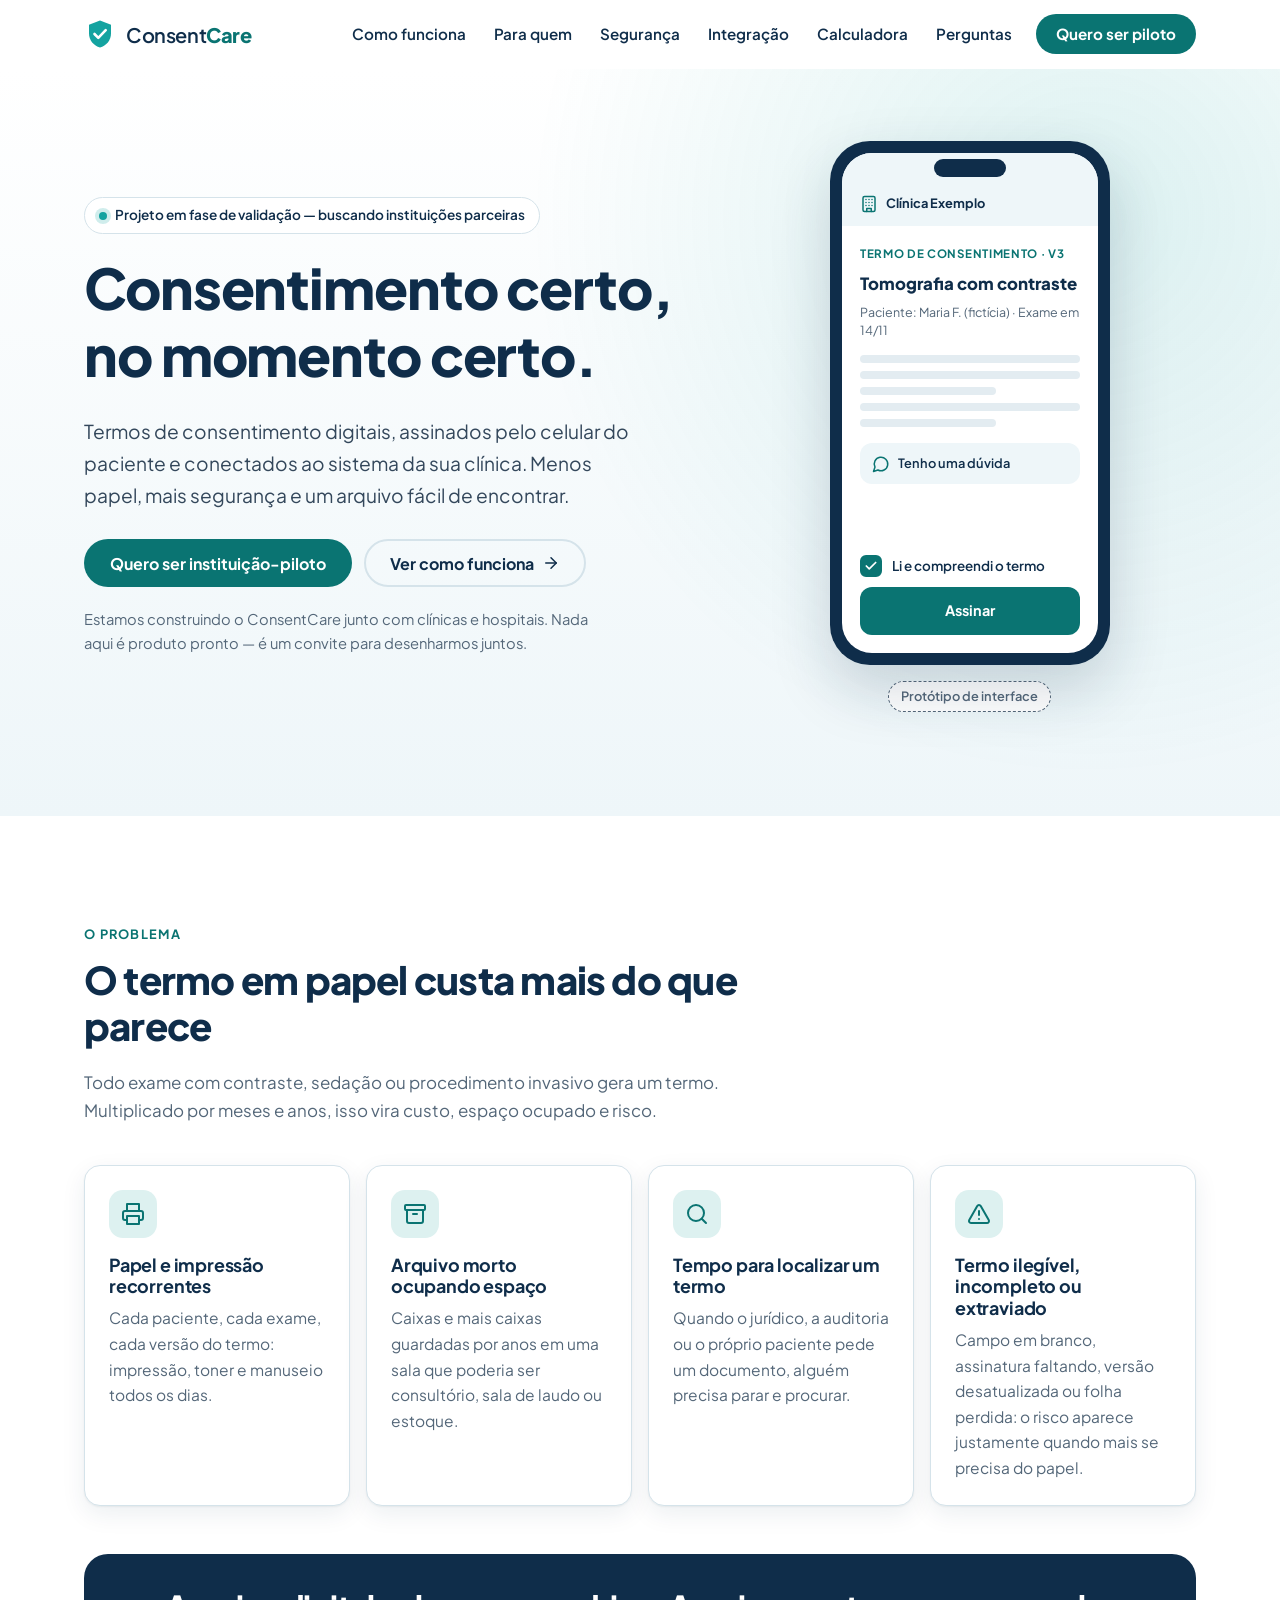
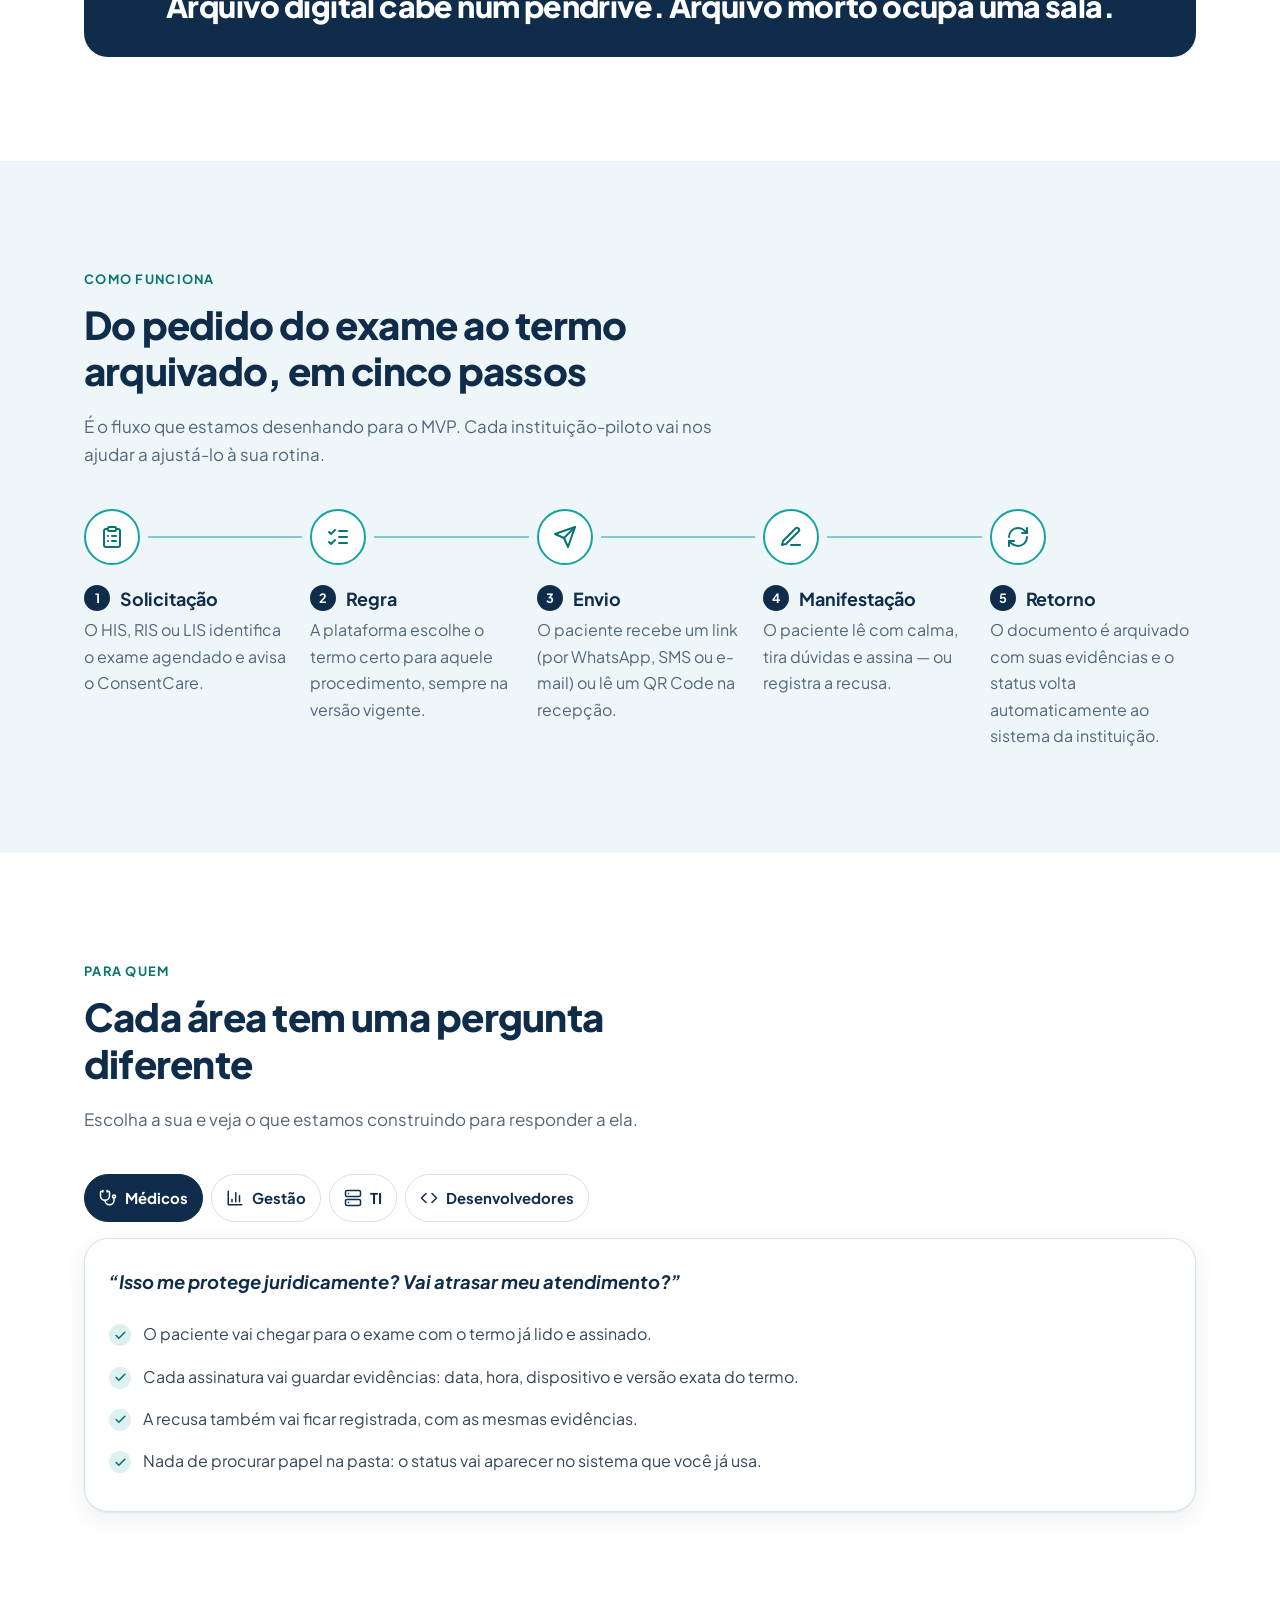
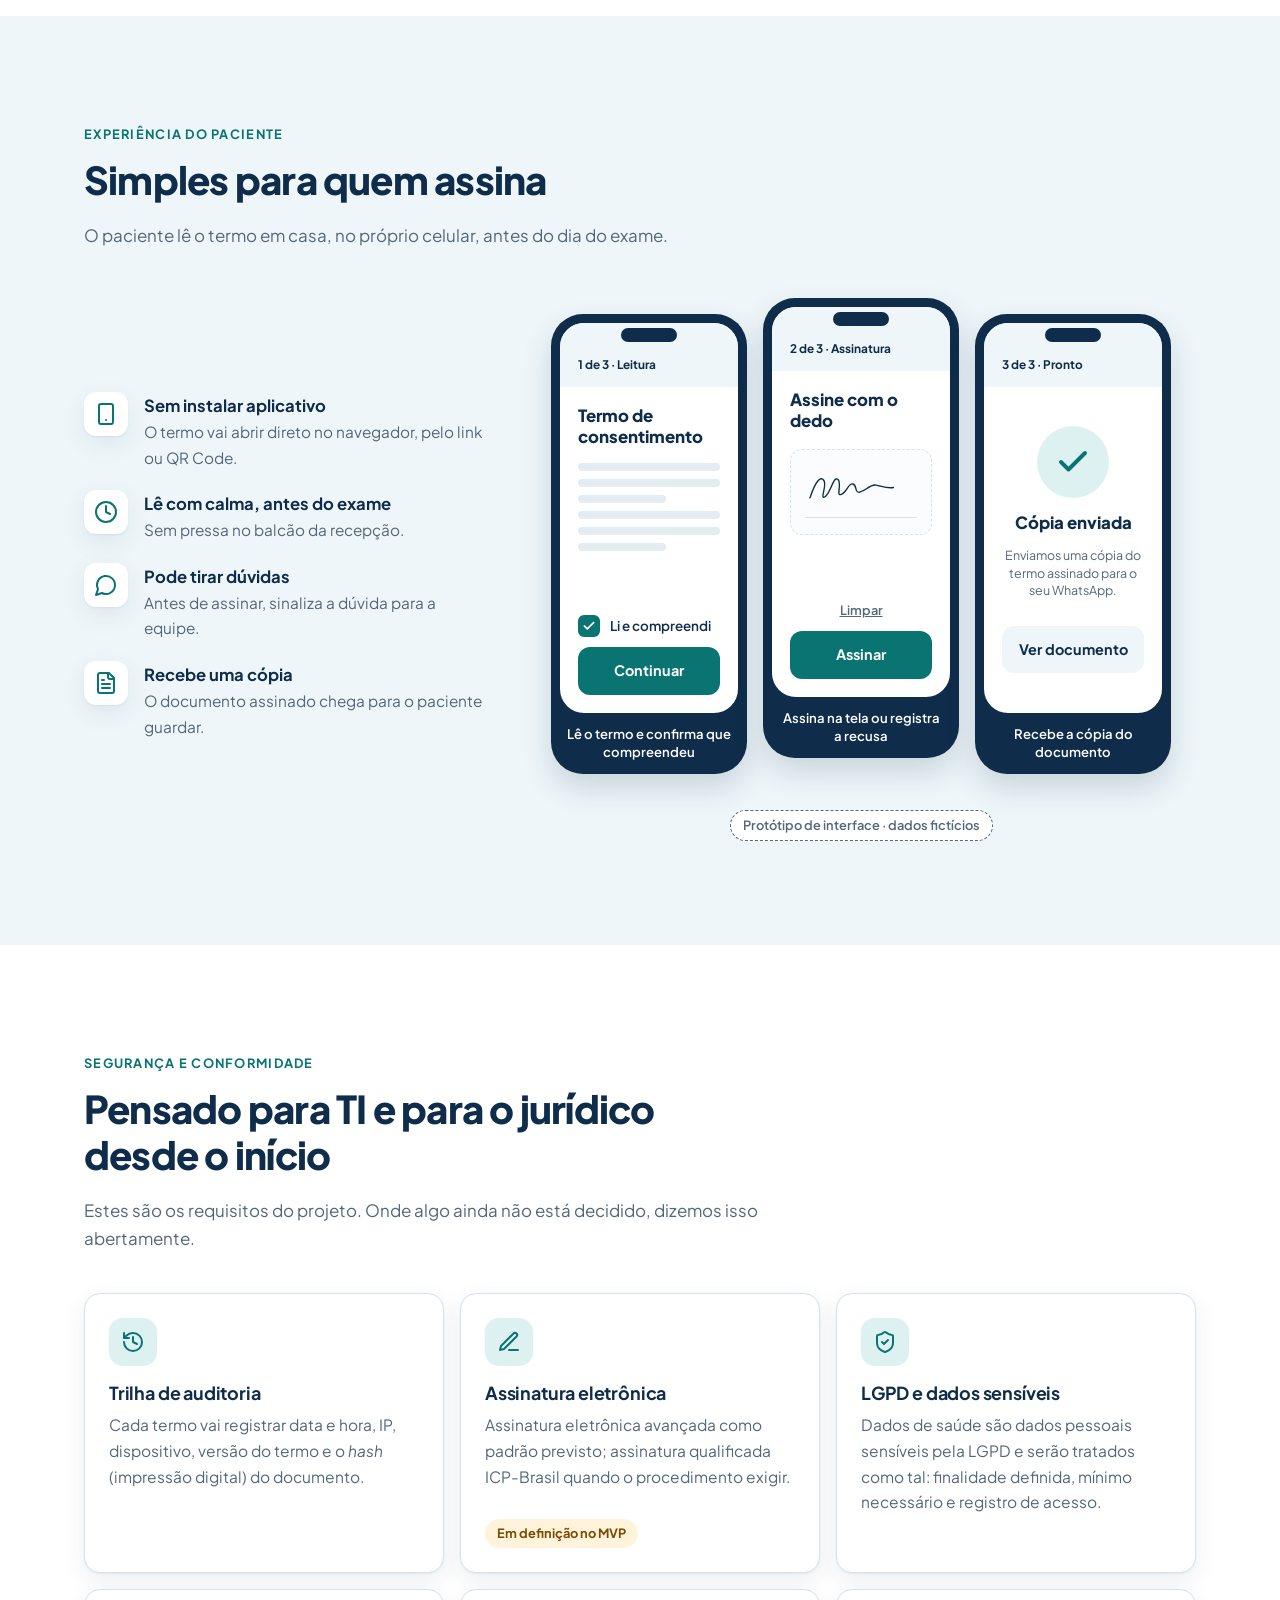
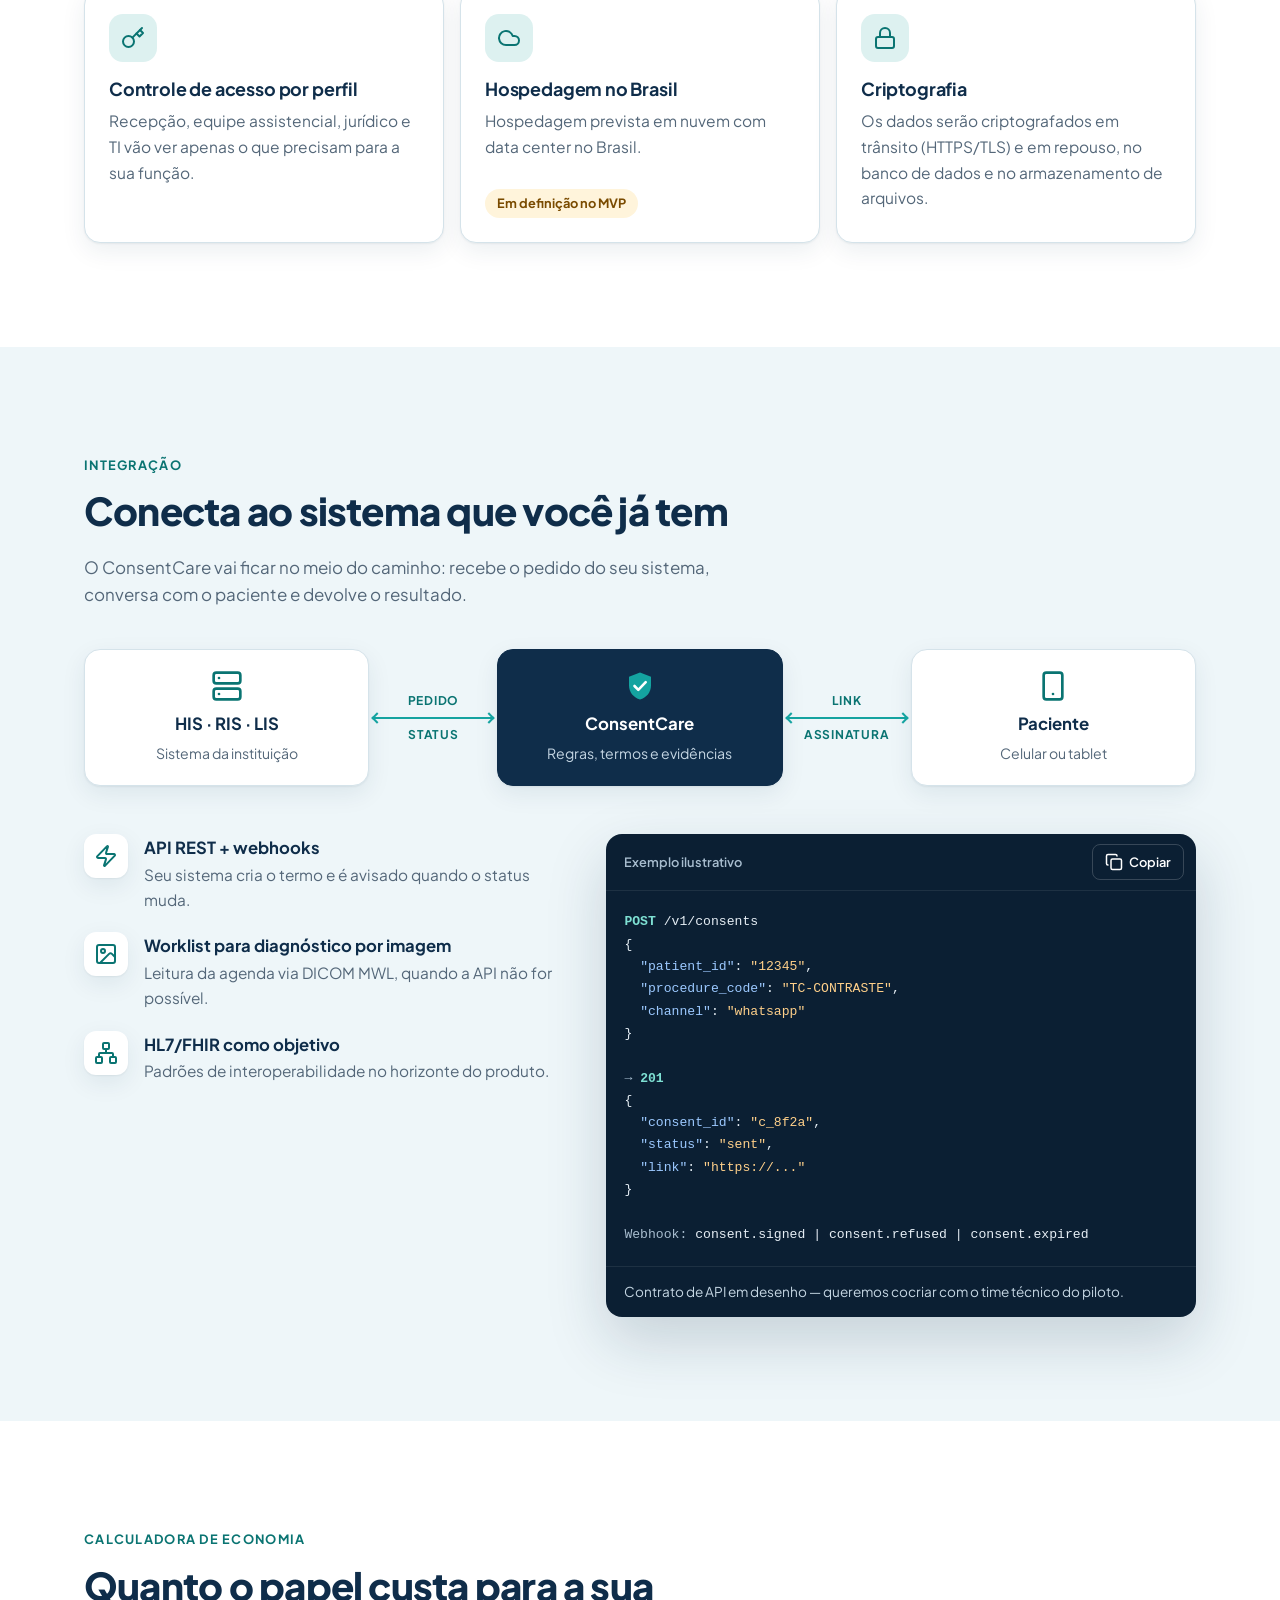
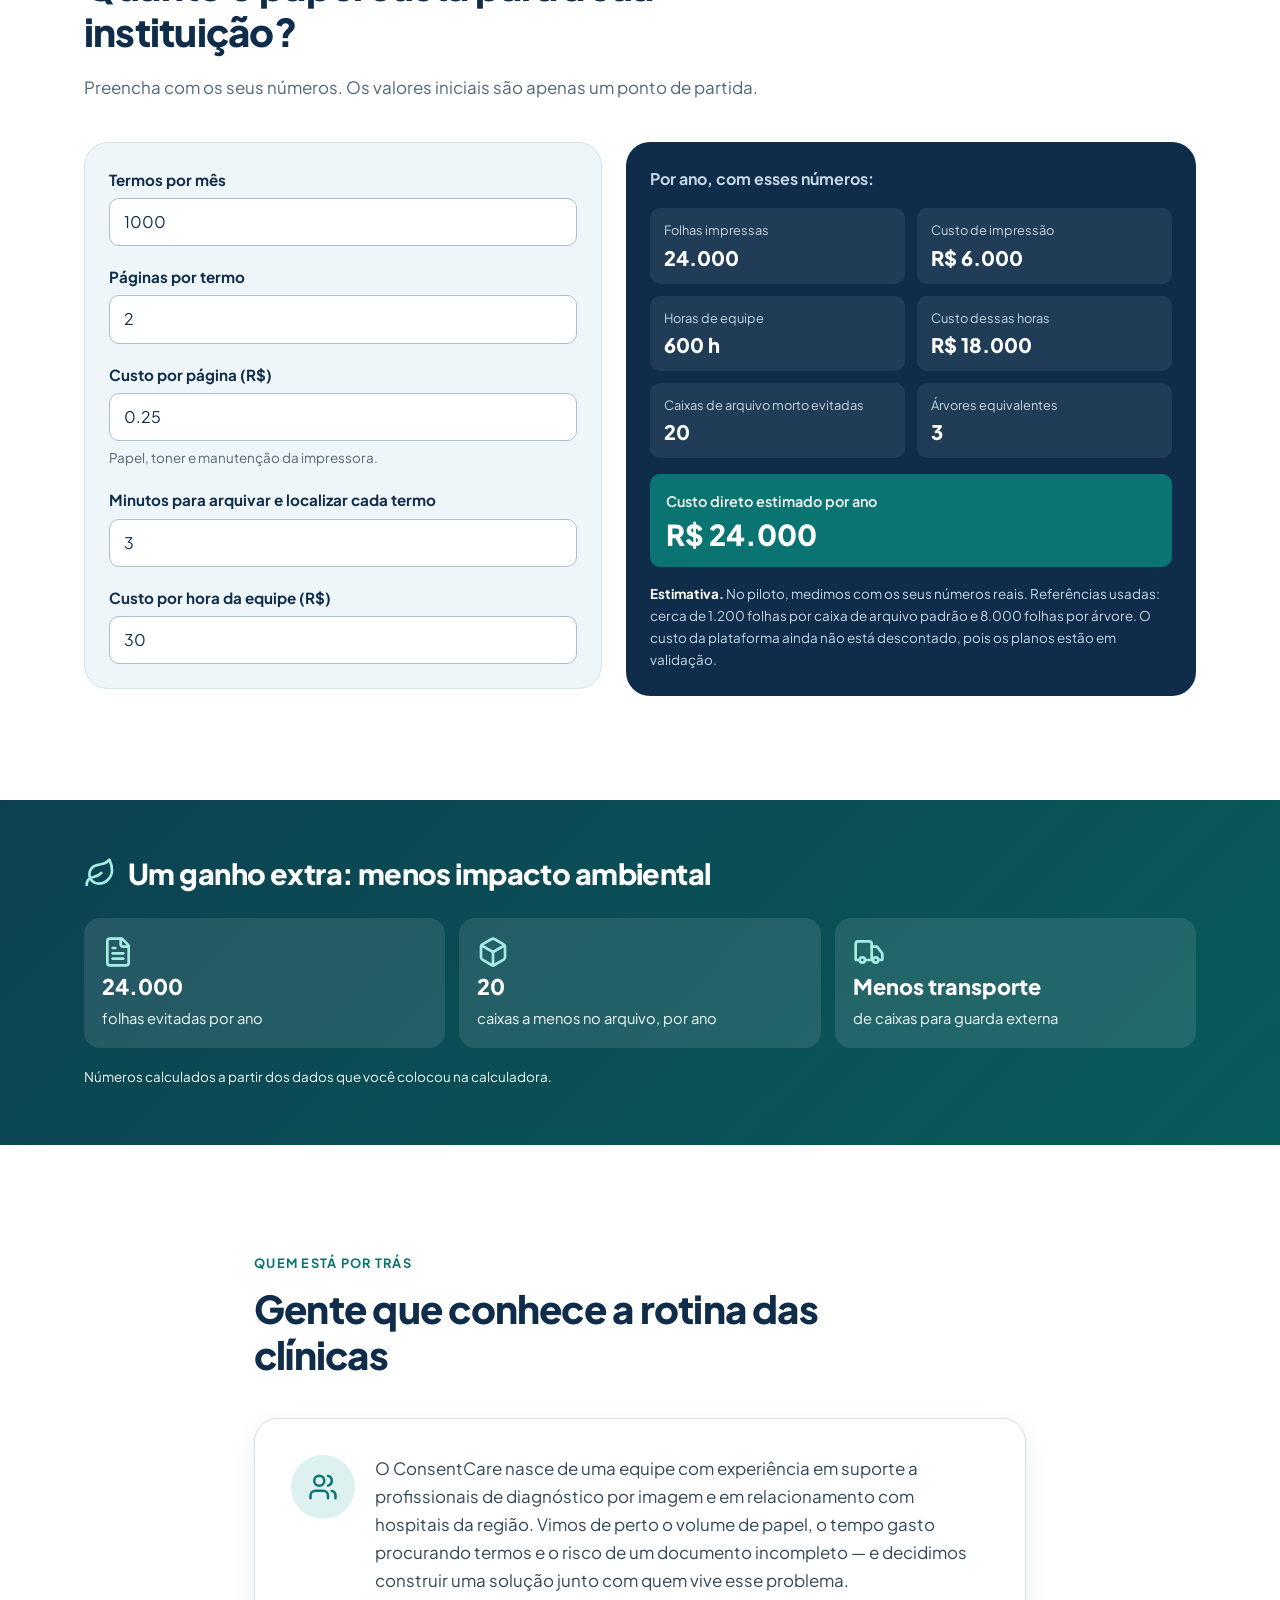
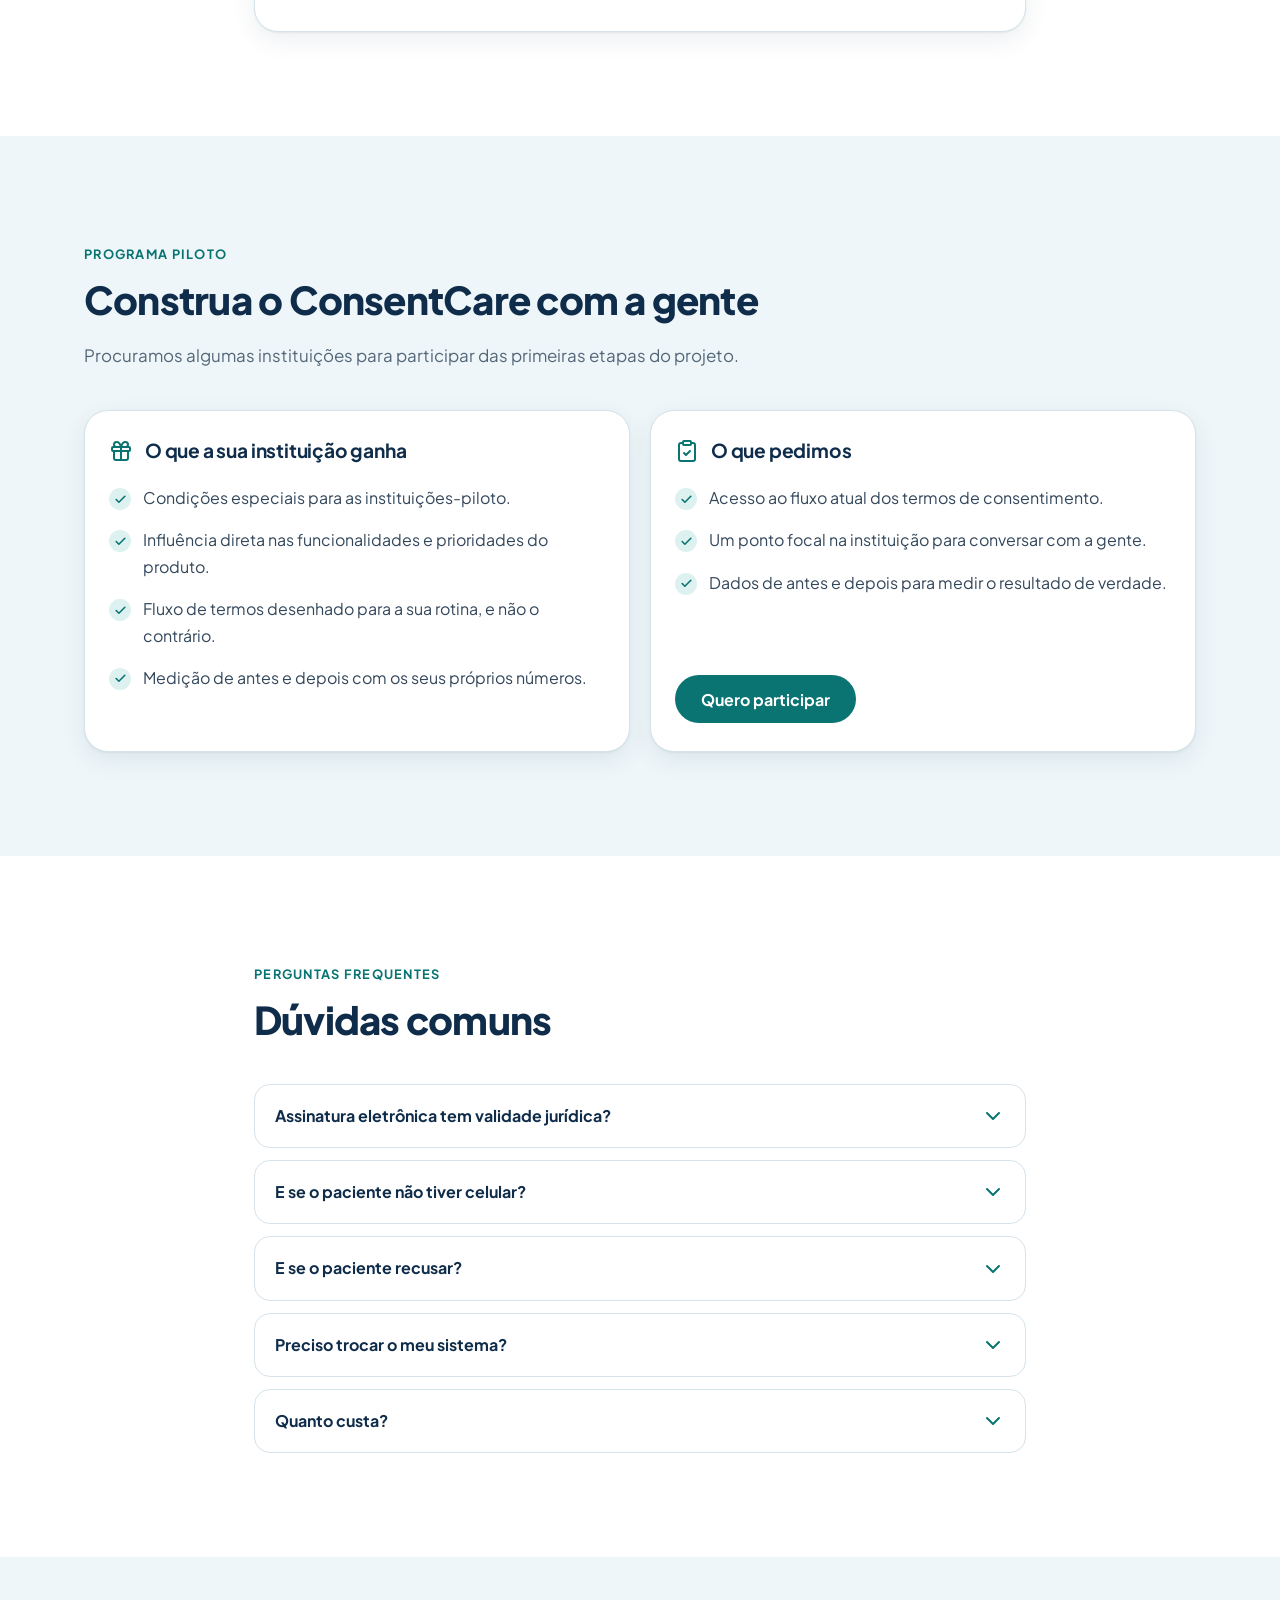
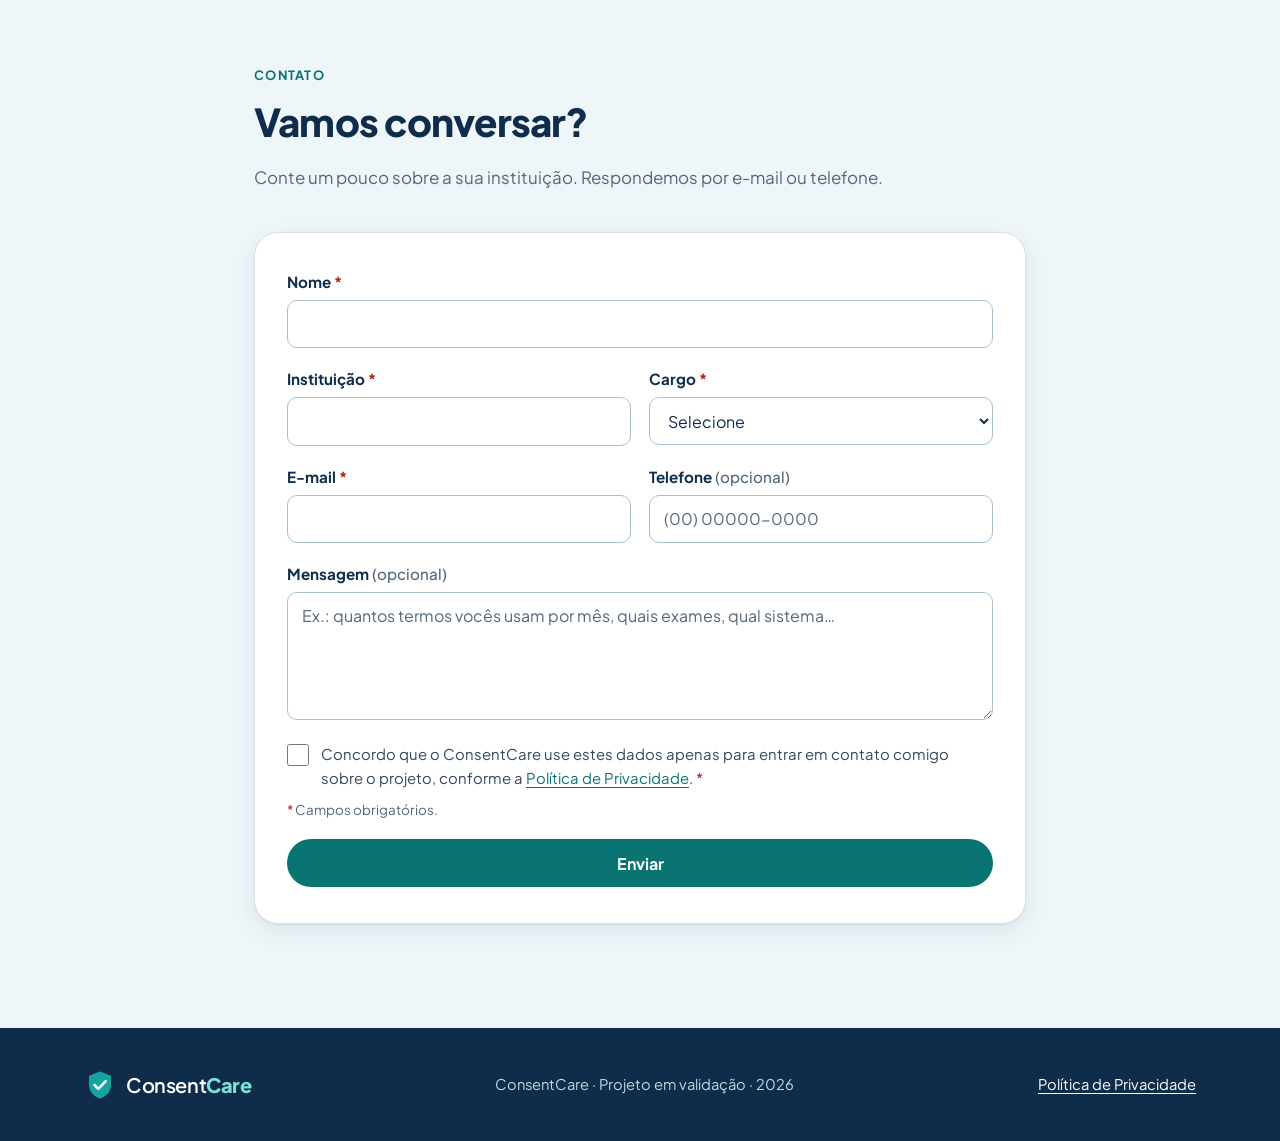
<file: index.html>
<!DOCTYPE html>
<html lang="pt-BR">
<head>
  <meta charset="UTF-8">
  <meta name="viewport" content="width=device-width, initial-scale=1">
  <title>ConsentCare — Termos de consentimento digitais em saúde</title>
  <meta name="description" content="Projeto em validação: termos de consentimento em saúde assinados pelo celular do paciente e conectados ao HIS, RIS e LIS da sua instituição. Procuramos instituições-piloto.">
  <meta name="theme-color" content="#0F2D4A">

  <!-- Open Graph (pré-visualização ao compartilhar o link) -->
  <meta property="og:type" content="website">
  <meta property="og:locale" content="pt_BR">
  <meta property="og:title" content="ConsentCare — Consentimento certo, no momento certo.">
  <meta property="og:description" content="Termos de consentimento digitais, assinados pelo celular do paciente e conectados ao sistema da sua clínica. Projeto em validação: procuramos instituições-piloto.">
  <meta property="og:image" content="assets/img/og-image.png">
  <meta property="og:image:width" content="1200">
  <meta property="og:image:height" content="630">
  <meta name="twitter:card" content="summary_large_image">

  <link rel="icon" href="assets/img/favicon.svg" type="image/svg+xml">
  <link rel="preconnect" href="https://fonts.googleapis.com">
  <link rel="preconnect" href="https://fonts.gstatic.com" crossorigin>
  <link href="https://fonts.googleapis.com/css2?family=Plus+Jakarta+Sans:wght@400;500;600;700;800&display=swap" rel="stylesheet">
  <link rel="stylesheet" href="style.css">
  <script>document.documentElement.classList.add('js');</script>
</head>
<body>

<!-- Biblioteca de ícones (Lucide, licença ISC). Cada ícone é usado com <use href="#i-nome"> -->
<svg xmlns="http://www.w3.org/2000/svg" style="display:none" aria-hidden="true">
  <symbol id="i-file-text" viewBox="0 0 24 24"><path d="M15 2H6a2 2 0 0 0-2 2v16a2 2 0 0 0 2 2h12a2 2 0 0 0 2-2V7Z"/><path d="M14 2v4a2 2 0 0 0 2 2h4"/><path d="M10 9H8"/><path d="M16 13H8"/><path d="M16 17H8"/></symbol>
  <symbol id="i-printer" viewBox="0 0 24 24"><polyline points="6 9 6 2 18 2 18 9"/><path d="M6 18H4a2 2 0 0 1-2-2v-5a2 2 0 0 1 2-2h16a2 2 0 0 1 2 2v5a2 2 0 0 1-2 2h-2"/><rect width="12" height="8" x="6" y="14"/></symbol>
  <symbol id="i-archive" viewBox="0 0 24 24"><rect width="20" height="5" x="2" y="3" rx="1"/><path d="M4 8v11a2 2 0 0 0 2 2h12a2 2 0 0 0 2-2V8"/><path d="M10 12h4"/></symbol>
  <symbol id="i-search" viewBox="0 0 24 24"><circle cx="11" cy="11" r="8"/><path d="m21 21-4.3-4.3"/></symbol>
  <symbol id="i-alert" viewBox="0 0 24 24"><path d="m21.73 18-8-14a2 2 0 0 0-3.48 0l-8 14A2 2 0 0 0 4 21h16a2 2 0 0 0 1.73-3"/><path d="M12 9v4"/><path d="M12 17h.01"/></symbol>
  <symbol id="i-clipboard-list" viewBox="0 0 24 24"><rect width="8" height="4" x="8" y="2" rx="1" ry="1"/><path d="M16 4h2a2 2 0 0 1 2 2v14a2 2 0 0 1-2 2H6a2 2 0 0 1-2-2V6a2 2 0 0 1 2-2h2"/><path d="M12 11h4"/><path d="M12 16h4"/><path d="M8 11h.01"/><path d="M8 16h.01"/></symbol>
  <symbol id="i-list-checks" viewBox="0 0 24 24"><path d="m3 17 2 2 4-4"/><path d="m3 7 2 2 4-4"/><path d="M13 6h8"/><path d="M13 12h8"/><path d="M13 18h8"/></symbol>
  <symbol id="i-send" viewBox="0 0 24 24"><path d="m22 2-7 20-4-9-9-4Z"/><path d="M22 2 11 13"/></symbol>
  <symbol id="i-pen" viewBox="0 0 24 24"><path d="M12 20h9"/><path d="M16.5 3.5a2.12 2.12 0 0 1 3 3L7 19l-4 1 1-4Z"/></symbol>
  <symbol id="i-refresh" viewBox="0 0 24 24"><path d="M3 12a9 9 0 0 1 9-9 9.75 9.75 0 0 1 6.74 2.74L21 8"/><path d="M21 3v5h-5"/><path d="M21 12a9 9 0 0 1-9 9 9.75 9.75 0 0 1-6.74-2.74L3 16"/><path d="M8 16H3v5"/></symbol>
  <symbol id="i-stethoscope" viewBox="0 0 24 24"><path d="M11 2v2"/><path d="M5 2v2"/><path d="M5 3H4a2 2 0 0 0-2 2v4a6 6 0 0 0 12 0V5a2 2 0 0 0-2-2h-1"/><path d="M8 15a6 6 0 0 0 12 0v-3"/><circle cx="20" cy="10" r="2"/></symbol>
  <symbol id="i-chart" viewBox="0 0 24 24"><path d="M3 3v18h18"/><path d="M18 17V9"/><path d="M13 17V5"/><path d="M8 17v-3"/></symbol>
  <symbol id="i-server" viewBox="0 0 24 24"><rect width="20" height="8" x="2" y="2" rx="2" ry="2"/><rect width="20" height="8" x="2" y="14" rx="2" ry="2"/><line x1="6" x2="6.01" y1="6" y2="6"/><line x1="6" x2="6.01" y1="18" y2="18"/></symbol>
  <symbol id="i-code" viewBox="0 0 24 24"><polyline points="16 18 22 12 16 6"/><polyline points="8 6 2 12 8 18"/></symbol>
  <symbol id="i-shield" viewBox="0 0 24 24"><path d="M20 13c0 5-3.5 7.5-7.66 8.95a1 1 0 0 1-.67-.01C7.5 20.5 4 18 4 13V6a1 1 0 0 1 1-1c2 0 4.5-1.2 6.24-2.72a1.17 1.17 0 0 1 1.52 0C14.51 3.81 17 5 19 5a1 1 0 0 1 1 1z"/><path d="m9 12 2 2 4-4"/></symbol>
  <symbol id="i-lock" viewBox="0 0 24 24"><rect width="18" height="11" x="3" y="11" rx="2" ry="2"/><path d="M7 11V7a5 5 0 0 1 10 0v4"/></symbol>
  <symbol id="i-history" viewBox="0 0 24 24"><path d="M3 12a9 9 0 1 0 9-9 9.75 9.75 0 0 0-6.74 2.74L3 8"/><path d="M3 3v5h5"/><path d="M12 7v5l4 2"/></symbol>
  <symbol id="i-key" viewBox="0 0 24 24"><circle cx="7.5" cy="15.5" r="5.5"/><path d="m21 2-9.6 9.6"/><path d="m15.5 7.5 3 3L22 7l-3-3"/></symbol>
  <symbol id="i-cloud" viewBox="0 0 24 24"><path d="M17.5 19H9a7 7 0 1 1 6.71-9h1.79a4.5 4.5 0 1 1 0 9Z"/></symbol>
  <symbol id="i-smartphone" viewBox="0 0 24 24"><rect width="14" height="20" x="5" y="2" rx="2" ry="2"/><path d="M12 18h.01"/></symbol>
  <symbol id="i-message" viewBox="0 0 24 24"><path d="M7.9 20A9 9 0 1 0 4 16.1L2 22Z"/></symbol>
  <symbol id="i-clock" viewBox="0 0 24 24"><circle cx="12" cy="12" r="10"/><polyline points="12 6 12 12 16 14"/></symbol>
  <symbol id="i-check" viewBox="0 0 24 24"><path d="M20 6 9 17l-5-5"/></symbol>
  <symbol id="i-copy" viewBox="0 0 24 24"><rect width="14" height="14" x="8" y="8" rx="2" ry="2"/><path d="M4 16c-1.1 0-2-.9-2-2V4c0-1.1.9-2 2-2h10c1.1 0 2 .9 2 2"/></symbol>
  <symbol id="i-zap" viewBox="0 0 24 24"><path d="M4 14a1 1 0 0 1-.78-1.63l9.9-10.2a.5.5 0 0 1 .86.46l-1.92 6.02A1 1 0 0 0 13 10h7a1 1 0 0 1 .78 1.63l-9.9 10.2a.5.5 0 0 1-.86-.46l1.92-6.02A1 1 0 0 0 11 14z"/></symbol>
  <symbol id="i-image" viewBox="0 0 24 24"><rect width="18" height="18" x="3" y="3" rx="2"/><circle cx="9" cy="9" r="2"/><path d="m21 15-3.086-3.086a2 2 0 0 0-2.828 0L6 21"/></symbol>
  <symbol id="i-network" viewBox="0 0 24 24"><rect x="16" y="16" width="6" height="6" rx="1"/><rect x="2" y="16" width="6" height="6" rx="1"/><rect x="9" y="2" width="6" height="6" rx="1"/><path d="M5 16v-3a1 1 0 0 1 1-1h12a1 1 0 0 1 1 1v3"/><path d="M12 12V8"/></symbol>
  <symbol id="i-building" viewBox="0 0 24 24"><rect width="16" height="20" x="4" y="2" rx="2" ry="2"/><path d="M9 22v-4h6v4"/><path d="M8 6h.01"/><path d="M16 6h.01"/><path d="M12 6h.01"/><path d="M12 10h.01"/><path d="M12 14h.01"/><path d="M16 10h.01"/><path d="M16 14h.01"/><path d="M8 10h.01"/><path d="M8 14h.01"/></symbol>
  <symbol id="i-user" viewBox="0 0 24 24"><path d="M19 21v-2a4 4 0 0 0-4-4H9a4 4 0 0 0-4 4v2"/><circle cx="12" cy="7" r="4"/></symbol>
  <symbol id="i-users" viewBox="0 0 24 24"><path d="M16 21v-2a4 4 0 0 0-4-4H6a4 4 0 0 0-4 4v2"/><circle cx="9" cy="7" r="4"/><path d="M22 21v-2a4 4 0 0 0-3-3.87"/><path d="M16 3.13a4 4 0 0 1 0 7.75"/></symbol>
  <symbol id="i-leaf" viewBox="0 0 24 24"><path d="M11 20A7 7 0 0 1 9.8 6.1C15.5 5 17 4.48 19 2c1 2 2 4.18 2 8 0 5.5-4.78 10-10 10Z"/><path d="M2 21c0-3 1.85-5.36 5.08-6C9.5 14.52 12 13 13 12"/></symbol>
  <symbol id="i-box" viewBox="0 0 24 24"><path d="M21 8a2 2 0 0 0-1-1.73l-7-4a2 2 0 0 0-2 0l-7 4A2 2 0 0 0 3 8v8a2 2 0 0 0 1 1.73l7 4a2 2 0 0 0 2 0l7-4A2 2 0 0 0 21 16Z"/><path d="m3.3 7 8.7 5 8.7-5"/><path d="M12 22V12"/></symbol>
  <symbol id="i-truck" viewBox="0 0 24 24"><path d="M14 18V6a2 2 0 0 0-2-2H4a2 2 0 0 0-2 2v11a1 1 0 0 0 1 1h2"/><path d="M15 18H9"/><path d="M19 18h2a1 1 0 0 0 1-1v-3.65a1 1 0 0 0-.22-.624l-3.48-4.35A1 1 0 0 0 17.52 8H14"/><circle cx="17" cy="18" r="2"/><circle cx="7" cy="18" r="2"/></symbol>
  <symbol id="i-gift" viewBox="0 0 24 24"><rect x="3" y="8" width="18" height="4" rx="1"/><path d="M12 8v13"/><path d="M19 12v7a2 2 0 0 1-2 2H7a2 2 0 0 1-2-2v-7"/><path d="M7.5 8a2.5 2.5 0 0 1 0-5A4.8 8 0 0 1 12 8a4.8 8 0 0 1 4.5-5 2.5 2.5 0 0 1 0 5"/></symbol>
  <symbol id="i-clipboard-check" viewBox="0 0 24 24"><rect width="8" height="4" x="8" y="2" rx="1" ry="1"/><path d="M16 4h2a2 2 0 0 1 2 2v14a2 2 0 0 1-2 2H6a2 2 0 0 1-2-2V6a2 2 0 0 1 2-2h2"/><path d="m9 14 2 2 4-4"/></symbol>
  <symbol id="i-chevron-down" viewBox="0 0 24 24"><path d="m6 9 6 6 6-6"/></symbol>
  <symbol id="i-arrow-right" viewBox="0 0 24 24"><path d="M5 12h14"/><path d="m12 5 7 7-7 7"/></symbol>
  <symbol id="i-menu" viewBox="0 0 24 24"><line x1="4" x2="20" y1="12" y2="12"/><line x1="4" x2="20" y1="6" y2="6"/><line x1="4" x2="20" y1="18" y2="18"/></symbol>
  <symbol id="i-x" viewBox="0 0 24 24"><path d="M18 6 6 18"/><path d="m6 6 12 12"/></symbol>
  <symbol id="i-tablet" viewBox="0 0 24 24"><rect width="16" height="20" x="4" y="2" rx="2" ry="2"/><line x1="12" x2="12.01" y1="18" y2="18"/></symbol>
  <symbol id="i-logo" viewBox="0 0 32 32"><path d="M16 2.5 5 6.8v8.4c0 7.1 4.7 12.5 11 14.3 6.3-1.8 11-7.2 11-14.3V6.8Z" fill="currentColor" stroke="none"/><path d="m10.5 16 3.8 3.8 7.4-7.6" stroke="#fff" stroke-width="2.6"/></symbol>
</svg>

<a class="skip-link" href="#conteudo">Pular para o conteúdo</a>

<header class="site-header" id="topo">
  <div class="container header-inner">
    <a class="brand" href="#inicio" aria-label="ConsentCare — voltar ao início">
      <svg class="brand-mark" aria-hidden="true"><use href="#i-logo"/></svg>
      <span>Consent<strong>Care</strong></span>
    </a>
    <button class="nav-toggle" type="button" aria-expanded="false" aria-controls="menu-principal">
      <svg class="icon" aria-hidden="true"><use href="#i-menu"/></svg>
      <span class="visually-hidden">Abrir menu</span>
    </button>
    <nav class="site-nav" id="menu-principal" aria-label="Menu principal">
      <ul>
        <li><a href="#como-funciona">Como funciona</a></li>
        <li><a href="#para-quem">Para quem</a></li>
        <li><a href="#seguranca">Segurança</a></li>
        <li><a href="#integracao">Integração</a></li>
        <li><a href="#calculadora">Calculadora</a></li>
        <li><a href="#perguntas">Perguntas</a></li>
        <li><a class="btn btn-primary btn-sm" href="#contato">Quero ser piloto</a></li>
      </ul>
    </nav>
  </div>
</header>

<main id="conteudo">

  <!-- 1. TOPO -->
  <section class="hero" id="inicio" aria-labelledby="hero-titulo">
    <div class="container hero-grid">
      <div class="hero-text">
        <p class="status-pill"><span class="dot" aria-hidden="true"></span>Projeto em fase de validação — buscando instituições parceiras</p>
        <h1 id="hero-titulo">Consentimento certo, no momento certo.</h1>
        <p class="lead">Termos de consentimento digitais, assinados pelo celular do paciente e conectados ao sistema da sua clínica. Menos papel, mais segurança e um arquivo fácil de encontrar.</p>
        <div class="hero-actions">
          <a class="btn btn-primary" href="#contato">Quero ser instituição-piloto</a>
          <a class="btn btn-ghost" href="#como-funciona">Ver como funciona
            <svg class="icon icon-sm" aria-hidden="true"><use href="#i-arrow-right"/></svg></a>
        </div>
        <p class="hero-note">Estamos construindo o ConsentCare junto com clínicas e hospitais. Nada aqui é produto pronto — é um convite para desenharmos juntos.</p>
      </div>

      <figure class="hero-visual">
        <div class="phone" role="img" aria-label="Protótipo de tela no celular: termo de consentimento para tomografia com contraste, com a opção Li e compreendi e o botão Assinar">
          <div class="phone-notch" aria-hidden="true"></div>
          <div class="phone-screen" aria-hidden="true">
            <div class="app-bar">
              <svg class="icon icon-sm"><use href="#i-building"/></svg>
              <span>Clínica Exemplo</span>
            </div>
            <div class="app-body">
              <p class="app-kicker">Termo de consentimento · v3</p>
              <p class="app-title">Tomografia com contraste</p>
              <p class="app-meta">Paciente: Maria F. (fictícia) · Exame em 14/11</p>
              <div class="fake-text">
                <span></span><span></span><span class="short"></span>
                <span></span><span class="short"></span>
              </div>
              <div class="app-question">
                <svg class="icon icon-sm"><use href="#i-message"/></svg>
                Tenho uma dúvida
              </div>
              <label class="app-check"><span class="box checked"><svg class="icon"><use href="#i-check"/></svg></span> Li e compreendi o termo</label>
              <span class="app-button">Assinar</span>
            </div>
          </div>
        </div>
        <figcaption class="proto-tag">Protótipo de interface</figcaption>
      </figure>
    </div>
  </section>

  <!-- 2. O PROBLEMA -->
  <section class="section" id="problema" aria-labelledby="problema-titulo">
    <div class="container">
      <header class="section-head">
        <p class="eyebrow">O problema</p>
        <h2 id="problema-titulo">O termo em papel custa mais do que parece</h2>
        <p>Todo exame com contraste, sedação ou procedimento invasivo gera um termo. Multiplicado por meses e anos, isso vira custo, espaço ocupado e risco.</p>
      </header>
      <div class="card-grid four">
        <article class="card">
          <div class="card-icon"><svg class="icon" aria-hidden="true"><use href="#i-printer"/></svg></div>
          <h3>Papel e impressão recorrentes</h3>
          <p>Cada paciente, cada exame, cada versão do termo: impressão, toner e manuseio todos os dias.</p>
        </article>
        <article class="card">
          <div class="card-icon"><svg class="icon" aria-hidden="true"><use href="#i-archive"/></svg></div>
          <h3>Arquivo morto ocupando espaço</h3>
          <p>Caixas e mais caixas guardadas por anos em uma sala que poderia ser consultório, sala de laudo ou estoque.</p>
        </article>
        <article class="card">
          <div class="card-icon"><svg class="icon" aria-hidden="true"><use href="#i-search"/></svg></div>
          <h3>Tempo para localizar um termo</h3>
          <p>Quando o jurídico, a auditoria ou o próprio paciente pede um documento, alguém precisa parar e procurar.</p>
        </article>
        <article class="card">
          <div class="card-icon"><svg class="icon" aria-hidden="true"><use href="#i-alert"/></svg></div>
          <h3>Termo ilegível, incompleto ou extraviado</h3>
          <p>Campo em branco, assinatura faltando, versão desatualizada ou folha perdida: o risco aparece justamente quando mais se precisa do papel.</p>
        </article>
      </div>
      <blockquote class="highlight-quote">
        <p>Arquivo digital cabe num pendrive. Arquivo morto ocupa uma sala.</p>
      </blockquote>
    </div>
  </section>

  <!-- 3. COMO FUNCIONA -->
  <section class="section section-tint" id="como-funciona" aria-labelledby="como-titulo">
    <div class="container">
      <header class="section-head">
        <p class="eyebrow">Como funciona</p>
        <h2 id="como-titulo">Do pedido do exame ao termo arquivado, em cinco passos</h2>
        <p>É o fluxo que estamos desenhando para o MVP. Cada instituição-piloto vai nos ajudar a ajustá-lo à sua rotina.</p>
      </header>
      <ol class="timeline">
        <li class="timeline-step reveal">
          <div class="step-icon"><svg class="icon" aria-hidden="true"><use href="#i-clipboard-list"/></svg></div>
          <div>
            <h3><span class="step-num">1</span> Solicitação</h3>
            <p>O HIS, RIS ou LIS identifica o exame agendado e avisa o ConsentCare.</p>
          </div>
        </li>
        <li class="timeline-step reveal">
          <div class="step-icon"><svg class="icon" aria-hidden="true"><use href="#i-list-checks"/></svg></div>
          <div>
            <h3><span class="step-num">2</span> Regra</h3>
            <p>A plataforma escolhe o termo certo para aquele procedimento, sempre na versão vigente.</p>
          </div>
        </li>
        <li class="timeline-step reveal">
          <div class="step-icon"><svg class="icon" aria-hidden="true"><use href="#i-send"/></svg></div>
          <div>
            <h3><span class="step-num">3</span> Envio</h3>
            <p>O paciente recebe um link (por WhatsApp, SMS ou e-mail) ou lê um QR Code na recepção.</p>
          </div>
        </li>
        <li class="timeline-step reveal">
          <div class="step-icon"><svg class="icon" aria-hidden="true"><use href="#i-pen"/></svg></div>
          <div>
            <h3><span class="step-num">4</span> Manifestação</h3>
            <p>O paciente lê com calma, tira dúvidas e assina — ou registra a recusa.</p>
          </div>
        </li>
        <li class="timeline-step reveal">
          <div class="step-icon"><svg class="icon" aria-hidden="true"><use href="#i-refresh"/></svg></div>
          <div>
            <h3><span class="step-num">5</span> Retorno</h3>
            <p>O documento é arquivado com suas evidências e o status volta automaticamente ao sistema da instituição.</p>
          </div>
        </li>
      </ol>
    </div>
  </section>

  <!-- 4. PARA QUEM -->
  <section class="section" id="para-quem" aria-labelledby="quem-titulo">
    <div class="container">
      <header class="section-head">
        <p class="eyebrow">Para quem</p>
        <h2 id="quem-titulo">Cada área tem uma pergunta diferente</h2>
        <p>Escolha a sua e veja o que estamos construindo para responder a ela.</p>
      </header>

      <div class="tabs">
        <div class="tab-list" role="tablist" aria-label="Públicos">
          <button class="tab" role="tab" id="tab-medicos" aria-controls="painel-medicos" aria-selected="true">
            <svg class="icon icon-sm" aria-hidden="true"><use href="#i-stethoscope"/></svg>Médicos</button>
          <button class="tab" role="tab" id="tab-gestao" aria-controls="painel-gestao" aria-selected="false" tabindex="-1">
            <svg class="icon icon-sm" aria-hidden="true"><use href="#i-chart"/></svg>Gestão</button>
          <button class="tab" role="tab" id="tab-ti" aria-controls="painel-ti" aria-selected="false" tabindex="-1">
            <svg class="icon icon-sm" aria-hidden="true"><use href="#i-server"/></svg>TI</button>
          <button class="tab" role="tab" id="tab-dev" aria-controls="painel-dev" aria-selected="false" tabindex="-1">
            <svg class="icon icon-sm" aria-hidden="true"><use href="#i-code"/></svg>Desenvolvedores</button>
        </div>

        <div class="tab-panel" role="tabpanel" id="painel-medicos" aria-labelledby="tab-medicos" tabindex="0">
          <p class="panel-question">“Isso me protege juridicamente? Vai atrasar meu atendimento?”</p>
          <ul class="check-list">
            <li>O paciente vai chegar para o exame com o termo já lido e assinado.</li>
            <li>Cada assinatura vai guardar evidências: data, hora, dispositivo e versão exata do termo.</li>
            <li>A recusa também vai ficar registrada, com as mesmas evidências.</li>
            <li>Nada de procurar papel na pasta: o status vai aparecer no sistema que você já usa.</li>
          </ul>
        </div>
        <div class="tab-panel" role="tabpanel" id="painel-gestao" aria-labelledby="tab-gestao" tabindex="0" hidden>
          <p class="panel-question">“Quanto economizo? Quanto custa? Quanto trabalho dá implantar?”</p>
          <ul class="check-list">
            <li>Calcule a economia com os seus números na <a href="#calculadora">calculadora abaixo</a>.</li>
            <li>Menos caixas de arquivo morto: espaço físico liberado para uso operacional.</li>
            <li>Painel de pendências previsto no MVP: quem ainda não assinou, por exame e por unidade.</li>
            <li>Implantação pensada para ser gradual, começando por um tipo de exame.</li>
          </ul>
        </div>
        <div class="tab-panel" role="tabpanel" id="painel-ti" aria-labelledby="tab-ti" tabindex="0" hidden>
          <p class="panel-question">“É seguro? Onde ficam os dados? Integra com o que já temos?”</p>
          <ul class="check-list">
            <li>Dados de saúde serão tratados como dados sensíveis, conforme a LGPD.</li>
            <li>Hospedagem prevista em nuvem no Brasil, com criptografia em trânsito e em repouso.</li>
            <li>Controle de acesso por perfil e trilha de auditoria de cada ação, previstos no MVP.</li>
            <li>Integração com o HIS, RIS e LIS existentes — sem troca de sistema. <a href="#seguranca">Ver detalhes de segurança</a>.</li>
          </ul>
        </div>
        <div class="tab-panel" role="tabpanel" id="painel-dev" aria-labelledby="tab-dev" tabindex="0" hidden>
          <p class="panel-question">“Qual o contrato da API? Tem webhook? Tem sandbox?”</p>
          <ul class="check-list">
            <li>API REST com eventos por webhook (assinado, recusado, expirado).</li>
            <li>Worklist (DICOM MWL) como opção para diagnóstico por imagem.</li>
            <li>HL7/FHIR como objetivo de interoperabilidade.</li>
            <li>Ambiente de testes (sandbox) previsto para o piloto. <a href="#integracao">Ver exemplo de requisição</a>.</li>
          </ul>
        </div>
      </div>
    </div>
  </section>

  <!-- 5. EXPERIÊNCIA DO PACIENTE -->
  <section class="section section-tint" id="paciente" aria-labelledby="paciente-titulo">
    <div class="container">
      <header class="section-head">
        <p class="eyebrow">Experiência do paciente</p>
        <h2 id="paciente-titulo">Simples para quem assina</h2>
        <p>O paciente lê o termo em casa, no próprio celular, antes do dia do exame.</p>
      </header>

      <div class="patient-grid">
        <ul class="feature-list">
          <li><svg class="icon" aria-hidden="true"><use href="#i-smartphone"/></svg><div><strong>Sem instalar aplicativo</strong><span>O termo vai abrir direto no navegador, pelo link ou QR Code.</span></div></li>
          <li><svg class="icon" aria-hidden="true"><use href="#i-clock"/></svg><div><strong>Lê com calma, antes do exame</strong><span>Sem pressa no balcão da recepção.</span></div></li>
          <li><svg class="icon" aria-hidden="true"><use href="#i-message"/></svg><div><strong>Pode tirar dúvidas</strong><span>Antes de assinar, sinaliza a dúvida para a equipe.</span></div></li>
          <li><svg class="icon" aria-hidden="true"><use href="#i-file-text"/></svg><div><strong>Recebe uma cópia</strong><span>O documento assinado chega para o paciente guardar.</span></div></li>
        </ul>

        <div class="phones-wrap">
          <div class="phones" tabindex="0" role="region" aria-label="Três telas de protótipo do fluxo do paciente">
            <figure class="phone phone-sm">
              <div class="phone-notch" aria-hidden="true"></div>
              <div class="phone-screen" aria-hidden="true">
                <div class="app-bar"><span>1 de 3 · Leitura</span></div>
                <div class="app-body">
                  <p class="app-title">Termo de consentimento</p>
                  <div class="fake-text"><span></span><span></span><span class="short"></span><span></span><span></span><span class="short"></span></div>
                  <label class="app-check"><span class="box checked"><svg class="icon"><use href="#i-check"/></svg></span> Li e compreendi</label>
                  <span class="app-button">Continuar</span>
                </div>
              </div>
              <figcaption>Lê o termo e confirma que compreendeu</figcaption>
            </figure>
            <figure class="phone phone-sm">
              <div class="phone-notch" aria-hidden="true"></div>
              <div class="phone-screen" aria-hidden="true">
                <div class="app-bar"><span>2 de 3 · Assinatura</span></div>
                <div class="app-body">
                  <p class="app-title">Assine com o dedo</p>
                  <div class="sign-pad">
                    <svg viewBox="0 0 200 80" fill="none" stroke="currentColor" stroke-width="2.4" stroke-linecap="round"><path d="M12 55c10-30 18-38 24-30s-8 34 2 28 14-36 22-30-4 30 6 26 12-20 20-18 2 16 12 14 18-14 28-12 20 6 30 4"/></svg>
                    <span class="sign-line"></span>
                  </div>
                  <span class="app-link">Limpar</span>
                  <span class="app-button">Assinar</span>
                </div>
              </div>
              <figcaption>Assina na tela ou registra a recusa</figcaption>
            </figure>
            <figure class="phone phone-sm">
              <div class="phone-notch" aria-hidden="true"></div>
              <div class="phone-screen" aria-hidden="true">
                <div class="app-bar"><span>3 de 3 · Pronto</span></div>
                <div class="app-body app-done">
                  <span class="done-icon"><svg class="icon"><use href="#i-check"/></svg></span>
                  <p class="app-title">Cópia enviada</p>
                  <p class="app-meta">Enviamos uma cópia do termo assinado para o seu WhatsApp.</p>
                  <span class="app-button app-button-ghost">Ver documento</span>
                </div>
              </div>
              <figcaption>Recebe a cópia do documento</figcaption>
            </figure>
          </div>
          <p class="proto-tag">Protótipo de interface · dados fictícios</p>
        </div>
      </div>
    </div>
  </section>

  <!-- 6. SEGURANÇA E CONFORMIDADE -->
  <section class="section" id="seguranca" aria-labelledby="seguranca-titulo">
    <div class="container">
      <header class="section-head">
        <p class="eyebrow">Segurança e conformidade</p>
        <h2 id="seguranca-titulo">Pensado para TI e para o jurídico desde o início</h2>
        <p>Estes são os requisitos do projeto. Onde algo ainda não está decidido, dizemos isso abertamente.</p>
      </header>
      <div class="card-grid three">
        <article class="card">
          <div class="card-icon"><svg class="icon" aria-hidden="true"><use href="#i-history"/></svg></div>
          <h3>Trilha de auditoria</h3>
          <p>Cada termo vai registrar data e hora, IP, dispositivo, versão do termo e o <em>hash</em> (impressão digital) do documento.</p>
        </article>
        <article class="card">
          <div class="card-icon"><svg class="icon" aria-hidden="true"><use href="#i-pen"/></svg></div>
          <h3>Assinatura eletrônica</h3>
          <p>Assinatura eletrônica avançada como padrão previsto; assinatura qualificada ICP-Brasil quando o procedimento exigir.</p>
          <span class="badge-pending">Em definição no MVP</span>
        </article>
        <article class="card">
          <div class="card-icon"><svg class="icon" aria-hidden="true"><use href="#i-shield"/></svg></div>
          <h3>LGPD e dados sensíveis</h3>
          <p>Dados de saúde são dados pessoais sensíveis pela LGPD e serão tratados como tal: finalidade definida, mínimo necessário e registro de acesso.</p>
        </article>
        <article class="card">
          <div class="card-icon"><svg class="icon" aria-hidden="true"><use href="#i-key"/></svg></div>
          <h3>Controle de acesso por perfil</h3>
          <p>Recepção, equipe assistencial, jurídico e TI vão ver apenas o que precisam para a sua função.</p>
        </article>
        <article class="card">
          <div class="card-icon"><svg class="icon" aria-hidden="true"><use href="#i-cloud"/></svg></div>
          <h3>Hospedagem no Brasil</h3>
          <p>Hospedagem prevista em nuvem com data center no Brasil.</p>
          <span class="badge-pending">Em definição no MVP</span>
        </article>
        <article class="card">
          <div class="card-icon"><svg class="icon" aria-hidden="true"><use href="#i-lock"/></svg></div>
          <h3>Criptografia</h3>
          <p>Os dados serão criptografados em trânsito (HTTPS/TLS) e em repouso, no banco de dados e no armazenamento de arquivos.</p>
        </article>
      </div>
    </div>
  </section>

  <!-- 7. INTEGRAÇÃO -->
  <section class="section section-tint" id="integracao" aria-labelledby="integracao-titulo">
    <div class="container">
      <header class="section-head">
        <p class="eyebrow">Integração</p>
        <h2 id="integracao-titulo">Conecta ao sistema que você já tem</h2>
        <p>O ConsentCare vai ficar no meio do caminho: recebe o pedido do seu sistema, conversa com o paciente e devolve o resultado.</p>
      </header>

      <figure class="flow-diagram" aria-label="Diagrama: os sistemas HIS, RIS e LIS trocam dados com o ConsentCare, que troca dados com o paciente">
        <div class="flow-node">
          <svg class="icon" aria-hidden="true"><use href="#i-server"/></svg>
          <strong>HIS · RIS · LIS</strong>
          <span>Sistema da instituição</span>
        </div>
        <div class="flow-arrow" aria-hidden="true"><span>pedido</span><i></i><span>status</span></div>
        <div class="flow-node flow-node-main">
          <svg class="icon" aria-hidden="true"><use href="#i-logo"/></svg>
          <strong>ConsentCare</strong>
          <span>Regras, termos e evidências</span>
        </div>
        <div class="flow-arrow" aria-hidden="true"><span>link</span><i></i><span>assinatura</span></div>
        <div class="flow-node">
          <svg class="icon" aria-hidden="true"><use href="#i-smartphone"/></svg>
          <strong>Paciente</strong>
          <span>Celular ou tablet</span>
        </div>
      </figure>

      <div class="integration-grid">
        <ul class="feature-list">
          <li><svg class="icon" aria-hidden="true"><use href="#i-zap"/></svg><div><strong>API REST + webhooks</strong><span>Seu sistema cria o termo e é avisado quando o status muda.</span></div></li>
          <li><svg class="icon" aria-hidden="true"><use href="#i-image"/></svg><div><strong>Worklist para diagnóstico por imagem</strong><span>Leitura da agenda via DICOM MWL, quando a API não for possível.</span></div></li>
          <li><svg class="icon" aria-hidden="true"><use href="#i-network"/></svg><div><strong>HL7/FHIR como objetivo</strong><span>Padrões de interoperabilidade no horizonte do produto.</span></div></li>
        </ul>

        <div class="code-block">
          <div class="code-head">
            <span>Exemplo ilustrativo</span>
            <button class="copy-btn" type="button" data-copy-target="codigo-api">
              <svg class="icon icon-sm" aria-hidden="true"><use href="#i-copy"/></svg><span>Copiar</span>
            </button>
          </div>
<pre id="codigo-api" tabindex="0" aria-label="Exemplo ilustrativo de requisição e resposta da API"><code><span class="c-method">POST</span> /v1/consents
{
  <span class="c-key">"patient_id"</span>: <span class="c-str">"12345"</span>,
  <span class="c-key">"procedure_code"</span>: <span class="c-str">"TC-CONTRASTE"</span>,
  <span class="c-key">"channel"</span>: <span class="c-str">"whatsapp"</span>
}

<span class="c-comment">→</span> <span class="c-num">201</span>
{
  <span class="c-key">"consent_id"</span>: <span class="c-str">"c_8f2a"</span>,
  <span class="c-key">"status"</span>: <span class="c-str">"sent"</span>,
  <span class="c-key">"link"</span>: <span class="c-str">"https://..."</span>
}

<span class="c-comment">Webhook:</span> consent.signed | consent.refused | consent.expired</code></pre>
          <p class="code-caption">Contrato de API em desenho — queremos cocriar com o time técnico do piloto.</p>
        </div>
      </div>
    </div>
  </section>

  <!-- 8. CALCULADORA -->
  <section class="section" id="calculadora" aria-labelledby="calc-titulo">
    <div class="container">
      <header class="section-head">
        <p class="eyebrow">Calculadora de economia</p>
        <h2 id="calc-titulo">Quanto o papel custa para a sua instituição?</h2>
        <p>Preencha com os seus números. Os valores iniciais são apenas um ponto de partida.</p>
      </header>

      <div class="calc">
        <form class="calc-inputs" id="calc-form" aria-label="Dados para o cálculo" onsubmit="return false">
          <div class="field">
            <label for="c-termos">Termos por mês</label>
            <input type="number" id="c-termos" inputmode="numeric" min="0" step="1" value="1000">
          </div>
          <div class="field">
            <label for="c-paginas">Páginas por termo</label>
            <input type="number" id="c-paginas" inputmode="numeric" min="0" step="1" value="2">
          </div>
          <div class="field">
            <label for="c-custo-pagina">Custo por página (R$)</label>
            <input type="number" id="c-custo-pagina" inputmode="decimal" min="0" step="0.01" value="0.25">
            <small>Papel, toner e manutenção da impressora.</small>
          </div>
          <div class="field">
            <label for="c-minutos">Minutos para arquivar e localizar cada termo</label>
            <input type="number" id="c-minutos" inputmode="decimal" min="0" step="0.5" value="3">
          </div>
          <div class="field">
            <label for="c-hora">Custo por hora da equipe (R$)</label>
            <input type="number" id="c-hora" inputmode="decimal" min="0" step="1" value="30">
          </div>
        </form>

        <div class="calc-results" aria-live="polite">
          <p class="results-title">Por ano, com esses números:</p>
          <dl class="results">
            <div class="result"><dt>Folhas impressas</dt><dd id="r-folhas">—</dd></div>
            <div class="result"><dt>Custo de impressão</dt><dd id="r-impressao">—</dd></div>
            <div class="result"><dt>Horas de equipe</dt><dd id="r-horas">—</dd></div>
            <div class="result"><dt>Custo dessas horas</dt><dd id="r-custo-horas">—</dd></div>
            <div class="result"><dt>Caixas de arquivo morto evitadas</dt><dd id="r-caixas">—</dd></div>
            <div class="result"><dt>Árvores equivalentes</dt><dd id="r-arvores">—</dd></div>
          </dl>
          <div class="result-total">
            <span>Custo direto estimado por ano</span>
            <strong id="r-total">—</strong>
          </div>
          <p class="calc-note"><strong>Estimativa.</strong> No piloto, medimos com os seus números reais. Referências usadas: cerca de 1.200 folhas por caixa de arquivo padrão e 8.000 folhas por árvore. O custo da plataforma ainda não está descontado, pois os planos estão em validação.</p>
        </div>
      </div>
    </div>
  </section>

  <!-- 9. SUSTENTABILIDADE -->
  <section class="eco-band" id="sustentabilidade" aria-labelledby="eco-titulo">
    <div class="container">
      <h2 id="eco-titulo"><svg class="icon" aria-hidden="true"><use href="#i-leaf"/></svg>Um ganho extra: menos impacto ambiental</h2>
      <div class="eco-grid">
        <div class="eco-item">
          <svg class="icon" aria-hidden="true"><use href="#i-file-text"/></svg>
          <strong id="eco-folhas">—</strong>
          <span>folhas evitadas por ano</span>
        </div>
        <div class="eco-item">
          <svg class="icon" aria-hidden="true"><use href="#i-box"/></svg>
          <strong id="eco-caixas">—</strong>
          <span>caixas a menos no arquivo, por ano</span>
        </div>
        <div class="eco-item">
          <svg class="icon" aria-hidden="true"><use href="#i-truck"/></svg>
          <strong>Menos transporte</strong>
          <span>de caixas para guarda externa</span>
        </div>
      </div>
      <p class="eco-note">Números calculados a partir dos dados que você colocou na calculadora.</p>
    </div>
  </section>

  <!-- 10. QUEM ESTÁ POR TRÁS -->
  <section class="section" id="equipe" aria-labelledby="equipe-titulo">
    <div class="container narrow">
      <header class="section-head">
        <p class="eyebrow">Quem está por trás</p>
        <h2 id="equipe-titulo">Gente que conhece a rotina das clínicas</h2>
      </header>
      <div class="team-card">
        <div class="team-icon"><svg class="icon" aria-hidden="true"><use href="#i-users"/></svg></div>
        <p>O ConsentCare nasce de uma equipe com experiência em suporte a profissionais de diagnóstico por imagem e em relacionamento com hospitais da região. Vimos de perto o volume de papel, o tempo gasto procurando termos e o risco de um documento incompleto — e decidimos construir uma solução junto com quem vive esse problema.</p>
        <!-- PREENCHER: nomes, cargos e fotos reais da equipe -->
      </div>
    </div>
  </section>

  <!-- 11. PROGRAMA PILOTO -->
  <section class="section section-tint" id="piloto" aria-labelledby="piloto-titulo">
    <div class="container">
      <header class="section-head">
        <p class="eyebrow">Programa piloto</p>
        <h2 id="piloto-titulo">Construa o ConsentCare com a gente</h2>
        <p>Procuramos algumas instituições para participar das primeiras etapas do projeto.</p>
      </header>
      <div class="pilot-grid">
        <article class="pilot-card">
          <h3><svg class="icon" aria-hidden="true"><use href="#i-gift"/></svg>O que a sua instituição ganha</h3>
          <ul class="check-list">
            <li>Condições especiais para as instituições-piloto.</li>
            <li>Influência direta nas funcionalidades e prioridades do produto.</li>
            <li>Fluxo de termos desenhado para a sua rotina, e não o contrário.</li>
            <li>Medição de antes e depois com os seus próprios números.</li>
          </ul>
        </article>
        <article class="pilot-card">
          <h3><svg class="icon" aria-hidden="true"><use href="#i-clipboard-check"/></svg>O que pedimos</h3>
          <ul class="check-list">
            <li>Acesso ao fluxo atual dos termos de consentimento.</li>
            <li>Um ponto focal na instituição para conversar com a gente.</li>
            <li>Dados de antes e depois para medir o resultado de verdade.</li>
          </ul>
          <a class="btn btn-primary" href="#contato">Quero participar</a>
        </article>
      </div>
    </div>
  </section>

  <!-- 12. PERGUNTAS FREQUENTES -->
  <section class="section" id="perguntas" aria-labelledby="faq-titulo">
    <div class="container narrow">
      <header class="section-head">
        <p class="eyebrow">Perguntas frequentes</p>
        <h2 id="faq-titulo">Dúvidas comuns</h2>
      </header>
      <div class="faq">
        <details>
          <summary>Assinatura eletrônica tem validade jurídica?<svg class="icon" aria-hidden="true"><use href="#i-chevron-down"/></svg></summary>
          <div class="faq-body">
            <p>A legislação brasileira reconhece documentos assinados eletronicamente. A Medida Provisória 2.200-2/2001 instituiu a ICP-Brasil e também admite outros meios de comprovação de autoria e integridade. A Lei 14.063/2020 classifica as assinaturas eletrônicas em simples, avançada e qualificada.</p>
            <p>Qual tipo é adequado para cada termo depende do procedimento e das normas aplicáveis. Vamos definir isso com o jurídico de cada instituição-piloto. Este conteúdo é informativo e não substitui orientação jurídica.</p>
          </div>
        </details>
        <details>
          <summary>E se o paciente não tiver celular?<svg class="icon" aria-hidden="true"><use href="#i-chevron-down"/></svg></summary>
          <div class="faq-body"><p>Ele poderá ler e assinar o termo em um tablet da recepção, com o mesmo registro de evidências.</p></div>
        </details>
        <details>
          <summary>E se o paciente recusar?<svg class="icon" aria-hidden="true"><use href="#i-chevron-down"/></svg></summary>
          <div class="faq-body"><p>A recusa ficará registrada com as mesmas evidências de uma assinatura (data, hora, dispositivo e versão do termo), e a equipe será avisada pelo sistema da instituição.</p></div>
        </details>
        <details>
          <summary>Preciso trocar o meu sistema?<svg class="icon" aria-hidden="true"><use href="#i-chevron-down"/></svg></summary>
          <div class="faq-body"><p>Não. A proposta é integrar o ConsentCare ao HIS, RIS ou LIS que você já usa. <a href="#integracao">Veja como funciona a integração</a>.</p></div>
        </details>
        <details>
          <summary>Quanto custa?<svg class="icon" aria-hidden="true"><use href="#i-chevron-down"/></svg></summary>
          <div class="faq-body"><p>Os planos estão em validação com as instituições-piloto. Quem participa do piloto tem condições especiais.</p></div>
        </details>
      </div>
    </div>
  </section>

  <!-- 13. CONTATO -->
  <section class="section section-tint" id="contato" aria-labelledby="contato-titulo">
    <div class="container narrow">
      <header class="section-head">
        <p class="eyebrow">Contato</p>
        <h2 id="contato-titulo">Vamos conversar?</h2>
        <p>Conte um pouco sobre a sua instituição. Respondemos por e-mail ou telefone.</p>
      </header>

      <!-- TROCAR "SEU_ID_FORMSPREE" pelo código do seu formulário em formspree.io -->
      <form class="contact-form" id="contact-form" action="https://formspree.io/f/SEU_ID_FORMSPREE" method="POST" novalidate>
        <div class="form-grid">
          <div class="field field-full">
            <label for="f-nome">Nome <span class="req" aria-hidden="true">*</span></label>
            <input type="text" id="f-nome" name="nome" autocomplete="name" required>
          </div>
          <div class="field">
            <label for="f-instituicao">Instituição <span class="req" aria-hidden="true">*</span></label>
            <input type="text" id="f-instituicao" name="instituicao" autocomplete="organization" required>
          </div>
          <div class="field">
            <label for="f-cargo">Cargo <span class="req" aria-hidden="true">*</span></label>
            <select id="f-cargo" name="cargo" required>
              <option value="">Selecione</option>
              <option>Médico</option>
              <option>Gestão</option>
              <option>TI</option>
              <option>Desenvolvimento</option>
              <option>Outro</option>
            </select>
          </div>
          <div class="field">
            <label for="f-email">E-mail <span class="req" aria-hidden="true">*</span></label>
            <input type="email" id="f-email" name="email" autocomplete="email" required>
          </div>
          <div class="field">
            <label for="f-telefone">Telefone <span class="optional">(opcional)</span></label>
            <input type="tel" id="f-telefone" name="telefone" autocomplete="tel" placeholder="(00) 00000-0000">
          </div>
          <div class="field field-full">
            <label for="f-mensagem">Mensagem <span class="optional">(opcional)</span></label>
            <textarea id="f-mensagem" name="mensagem" rows="4" placeholder="Ex.: quantos termos vocês usam por mês, quais exames, qual sistema…"></textarea>
          </div>
        </div>

        <!-- Campo invisível contra robôs de spam -->
        <input type="text" name="_gotcha" class="hp" tabindex="-1" autocomplete="off" aria-hidden="true">

        <label class="consent-check">
          <input type="checkbox" id="f-lgpd" name="consentimento_lgpd" value="sim" required>
          <span>Concordo que o ConsentCare use estes dados apenas para entrar em contato comigo sobre o projeto, conforme a <a href="privacidade.html">Política de Privacidade</a>. <span class="req" aria-hidden="true">*</span></span>
        </label>

        <p class="form-hint"><span class="req" aria-hidden="true">*</span> Campos obrigatórios.</p>
        <button class="btn btn-primary btn-block" type="submit">Enviar</button>
        <p class="form-status" id="form-status" role="status" aria-live="polite"></p>
      </form>
    </div>
  </section>

</main>

<!-- 14. RODAPÉ -->
<footer class="site-footer">
  <div class="container footer-inner">
    <a class="brand brand-light" href="#inicio">
      <svg class="brand-mark" aria-hidden="true"><use href="#i-logo"/></svg>
      <span>Consent<strong>Care</strong></span>
    </a>
    <p>ConsentCare · Projeto em validação · 2026</p>
    <a href="privacidade.html">Política de Privacidade</a>
  </div>
</footer>

<script src="script.js"></script>
</body>
</html>
</file>
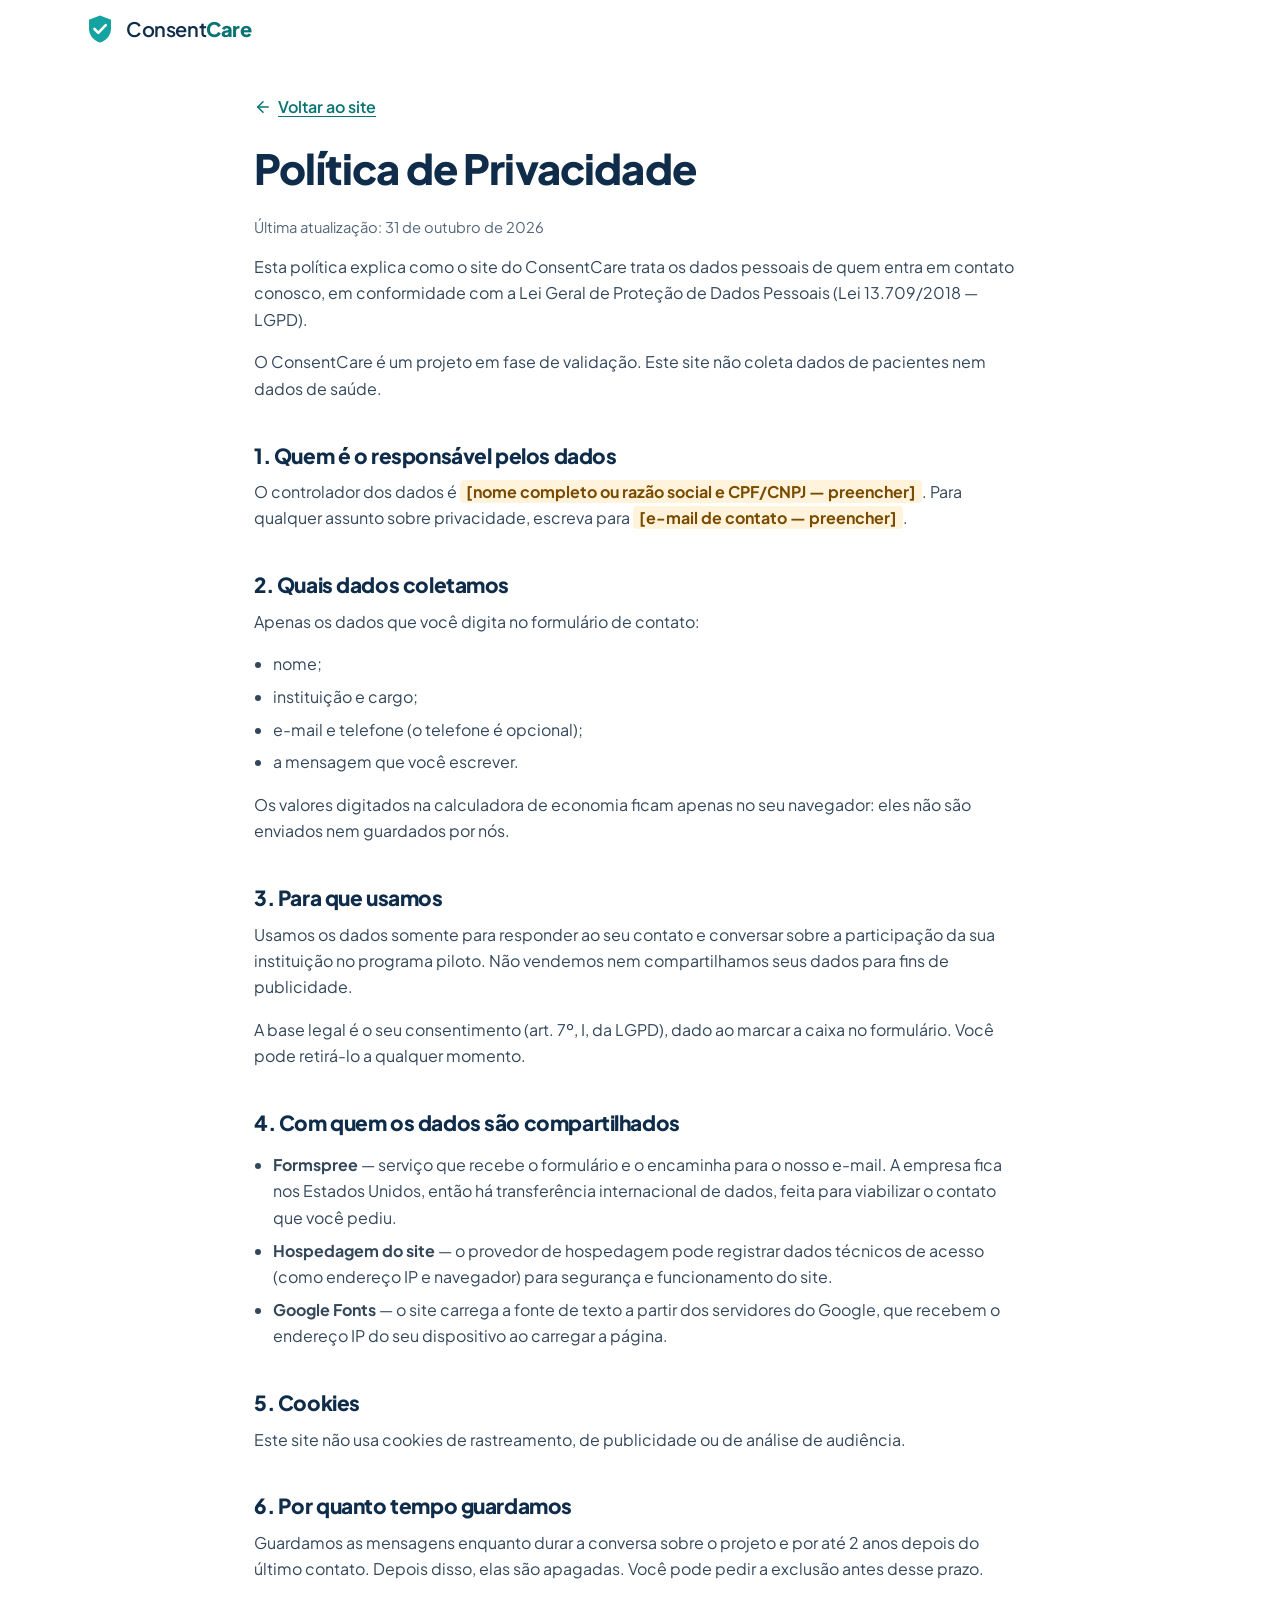
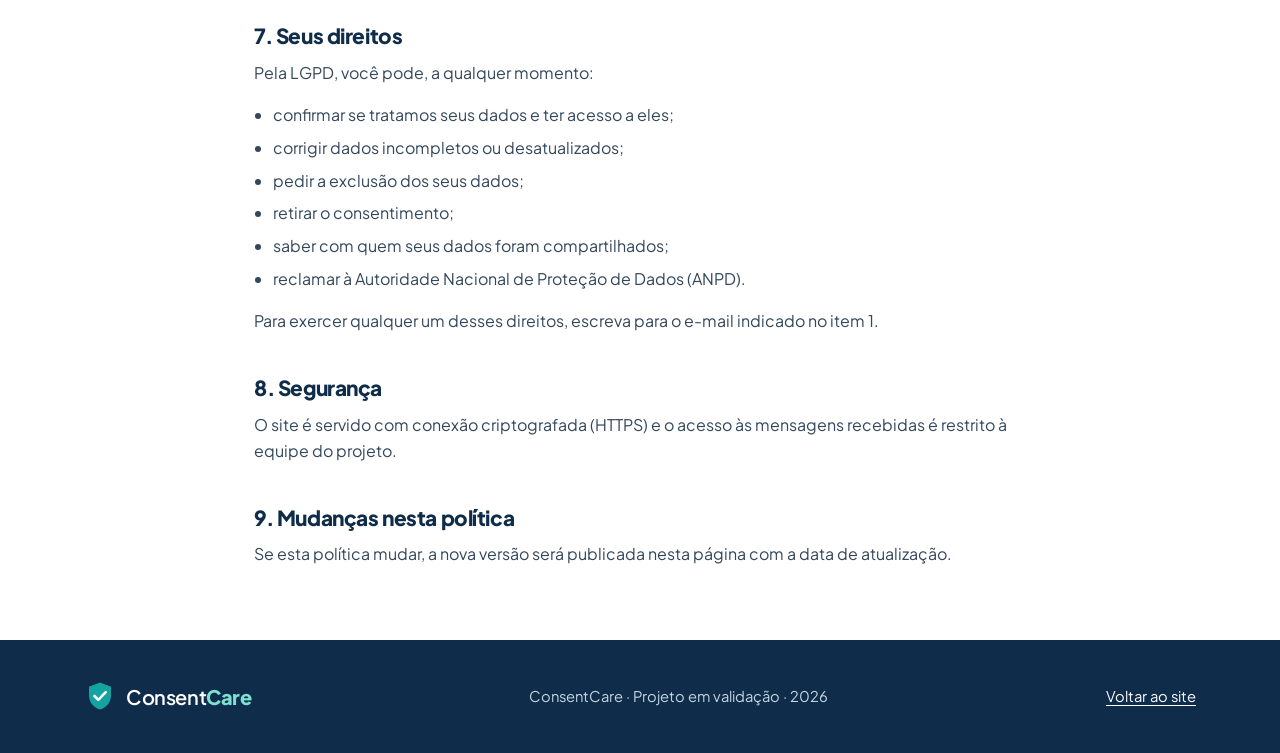
<file: privacidade.html>
<!DOCTYPE html>
<html lang="pt-BR">
<head>
  <meta charset="UTF-8">
  <meta name="viewport" content="width=device-width, initial-scale=1">
  <title>Política de Privacidade — ConsentCare</title>
  <meta name="description" content="Como o site do ConsentCare trata os dados pessoais enviados pelo formulário de contato.">
  <meta name="robots" content="noindex">
  <meta name="theme-color" content="#0F2D4A">
  <link rel="icon" href="assets/img/favicon.svg" type="image/svg+xml">
  <link rel="preconnect" href="https://fonts.googleapis.com">
  <link rel="preconnect" href="https://fonts.gstatic.com" crossorigin>
  <link href="https://fonts.googleapis.com/css2?family=Plus+Jakarta+Sans:wght@400;500;600;700;800&display=swap" rel="stylesheet">
  <link rel="stylesheet" href="style.css">
</head>
<body>

<svg xmlns="http://www.w3.org/2000/svg" style="display:none" aria-hidden="true">
  <symbol id="i-logo" viewBox="0 0 32 32"><path d="M16 2.5 5 6.8v8.4c0 7.1 4.7 12.5 11 14.3 6.3-1.8 11-7.2 11-14.3V6.8Z" fill="currentColor" stroke="none"/><path d="m10.5 16 3.8 3.8 7.4-7.6" stroke="#fff" stroke-width="2.6"/></symbol>
  <symbol id="i-arrow-right" viewBox="0 0 24 24"><path d="M5 12h14"/><path d="m12 5 7 7-7 7"/></symbol>
</svg>

<a class="skip-link" href="#conteudo">Pular para o conteúdo</a>

<header class="site-header">
  <div class="container header-inner">
    <a class="brand" href="index.html" aria-label="ConsentCare — página inicial">
      <svg class="brand-mark" aria-hidden="true"><use href="#i-logo"/></svg>
      <span>Consent<strong>Care</strong></span>
    </a>
  </div>
</header>

<main id="conteudo" class="legal">
  <div class="container narrow">
    <a class="back-link" href="index.html"><svg class="icon icon-sm" aria-hidden="true"><use href="#i-arrow-right"/></svg>Voltar ao site</a>

    <h1>Política de Privacidade</h1>
    <p class="updated">Última atualização: 31 de outubro de 2026</p>

    <p>Esta política explica como o site do ConsentCare trata os dados pessoais de quem entra em contato conosco, em conformidade com a Lei Geral de Proteção de Dados Pessoais (Lei 13.709/2018 — LGPD).</p>
    <p>O ConsentCare é um projeto em fase de validação. Este site não coleta dados de pacientes nem dados de saúde.</p>

    <h2>1. Quem é o responsável pelos dados</h2>
    <p>O controlador dos dados é <span class="fill-in">[nome completo ou razão social e CPF/CNPJ — preencher]</span>. Para qualquer assunto sobre privacidade, escreva para <span class="fill-in">[e-mail de contato — preencher]</span>.</p>

    <h2>2. Quais dados coletamos</h2>
    <p>Apenas os dados que você digita no formulário de contato:</p>
    <ul>
      <li>nome;</li>
      <li>instituição e cargo;</li>
      <li>e-mail e telefone (o telefone é opcional);</li>
      <li>a mensagem que você escrever.</li>
    </ul>
    <p>Os valores digitados na calculadora de economia ficam apenas no seu navegador: eles não são enviados nem guardados por nós.</p>

    <h2>3. Para que usamos</h2>
    <p>Usamos os dados somente para responder ao seu contato e conversar sobre a participação da sua instituição no programa piloto. Não vendemos nem compartilhamos seus dados para fins de publicidade.</p>
    <p>A base legal é o seu consentimento (art. 7º, I, da LGPD), dado ao marcar a caixa no formulário. Você pode retirá-lo a qualquer momento.</p>

    <h2>4. Com quem os dados são compartilhados</h2>
    <ul>
      <li><strong>Formspree</strong> — serviço que recebe o formulário e o encaminha para o nosso e-mail. A empresa fica nos Estados Unidos, então há transferência internacional de dados, feita para viabilizar o contato que você pediu.</li>
      <li><strong>Hospedagem do site</strong> — o provedor de hospedagem pode registrar dados técnicos de acesso (como endereço IP e navegador) para segurança e funcionamento do site.</li>
      <li><strong>Google Fonts</strong> — o site carrega a fonte de texto a partir dos servidores do Google, que recebem o endereço IP do seu dispositivo ao carregar a página.</li>
    </ul>

    <h2>5. Cookies</h2>
    <p>Este site não usa cookies de rastreamento, de publicidade ou de análise de audiência.</p>

    <h2>6. Por quanto tempo guardamos</h2>
    <p>Guardamos as mensagens enquanto durar a conversa sobre o projeto e por até 2 anos depois do último contato. Depois disso, elas são apagadas. Você pode pedir a exclusão antes desse prazo.</p>

    <h2>7. Seus direitos</h2>
    <p>Pela LGPD, você pode, a qualquer momento:</p>
    <ul>
      <li>confirmar se tratamos seus dados e ter acesso a eles;</li>
      <li>corrigir dados incompletos ou desatualizados;</li>
      <li>pedir a exclusão dos seus dados;</li>
      <li>retirar o consentimento;</li>
      <li>saber com quem seus dados foram compartilhados;</li>
      <li>reclamar à Autoridade Nacional de Proteção de Dados (ANPD).</li>
    </ul>
    <p>Para exercer qualquer um desses direitos, escreva para o e-mail indicado no item 1.</p>

    <h2>8. Segurança</h2>
    <p>O site é servido com conexão criptografada (HTTPS) e o acesso às mensagens recebidas é restrito à equipe do projeto.</p>

    <h2>9. Mudanças nesta política</h2>
    <p>Se esta política mudar, a nova versão será publicada nesta página com a data de atualização.</p>
  </div>
</main>

<footer class="site-footer">
  <div class="container footer-inner">
    <a class="brand brand-light" href="index.html">
      <svg class="brand-mark" aria-hidden="true"><use href="#i-logo"/></svg>
      <span>Consent<strong>Care</strong></span>
    </a>
    <p>ConsentCare · Projeto em validação · 2026</p>
    <a href="index.html">Voltar ao site</a>
  </div>
</footer>

</body>
</html>
</file>
<file: style.css>
/* =========================================================
   ConsentCare — estilos do site
   Organização: variáveis → base → componentes → seções
   O layout é "celular primeiro": as regras sem @media valem
   para telas pequenas; as @media no fim ampliam para telas maiores.
   ========================================================= */

:root {
  /* Cores da marca */
  --navy: #0F2D4A;        /* títulos */
  --teal: #14A3A0;        /* destaques decorativos */
  --teal-dark: #0A7472;   /* botões e links (contraste AA com texto branco) */
  --teal-darker: #085C5A; /* botão ao passar o mouse */
  --teal-soft: #DDF1F0;
  --bg-tint: #EEF6F9;     /* fundo azul-claro */
  --text: #33475B;        /* texto corrido */
  --muted: #546779;
  --border: #D5E3EA;
  --white: #FFFFFF;
  --amber-bg: #FFF4DB;
  --amber-text: #7A4B00;
  --error: #B42318;
  --success: #08654F;

  --radius-sm: 10px;
  --radius: 16px;
  --radius-lg: 24px;
  --shadow: 0 1px 2px rgba(15, 45, 74, .06), 0 8px 24px rgba(15, 45, 74, .08);
  --shadow-lg: 0 24px 60px rgba(15, 45, 74, .18);

  --font: "Plus Jakarta Sans", system-ui, -apple-system, "Segoe UI", Roboto, sans-serif;
  --mono: ui-monospace, "Cascadia Code", "SFMono-Regular", Consolas, monospace;
  --header-h: 68px;
}

/* ---------- Base ---------- */
*, *::before, *::after { box-sizing: border-box; }

html {
  scroll-behavior: smooth;
  scroll-padding-top: calc(var(--header-h) + 12px);
  -webkit-text-size-adjust: 100%;
}

body {
  margin: 0;
  font-family: var(--font);
  font-size: 1rem;
  line-height: 1.65;
  color: var(--text);
  background: var(--white);
  overflow-x: hidden;
}

h1, h2, h3 {
  color: var(--navy);
  line-height: 1.2;
  margin: 0 0 .5em;
  letter-spacing: -.02em;
}
h1 { font-size: clamp(2.1rem, 7vw, 3.5rem); font-weight: 800; }
h2 { font-size: clamp(1.6rem, 4.6vw, 2.4rem); font-weight: 800; }
h3 { font-size: 1.12rem; font-weight: 700; letter-spacing: -.01em; }

p { margin: 0 0 1em; }
p:last-child { margin-bottom: 0; }

a { color: var(--teal-dark); text-underline-offset: 3px; }
a:hover { color: var(--teal-darker); }

img, svg { display: block; max-width: 100%; }

:focus-visible {
  outline: 3px solid var(--teal);
  outline-offset: 3px;
  border-radius: 4px;
}

.container {
  width: 100%;
  max-width: 1160px;
  margin: 0 auto;
  padding: 0 16px;
}
.container.narrow { max-width: 820px; }

.visually-hidden {
  position: absolute !important;
  width: 1px; height: 1px;
  overflow: hidden;
  clip: rect(0 0 0 0);
  white-space: nowrap;
}

.skip-link {
  position: absolute;
  left: 16px; top: -60px;
  z-index: 100;
  padding: 10px 16px;
  background: var(--navy);
  color: var(--white);
  border-radius: var(--radius-sm);
  font-weight: 600;
}
.skip-link:focus { top: 12px; color: var(--white); }

/* Ícones Lucide: herdam a cor do texto */
.icon {
  width: 24px; height: 24px;
  fill: none;
  stroke: currentColor;
  stroke-width: 2;
  stroke-linecap: round;
  stroke-linejoin: round;
  flex-shrink: 0;
}
.icon-sm { width: 18px; height: 18px; }

/* ---------- Botões ---------- */
.btn {
  display: inline-flex;
  align-items: center;
  justify-content: center;
  gap: 8px;
  min-height: 48px;
  padding: 12px 24px;
  border: 2px solid transparent;
  border-radius: 999px;
  font: inherit;
  font-weight: 700;
  font-size: 1rem;
  line-height: 1.2;
  text-align: center;
  text-decoration: none;
  cursor: pointer;
  transition: background-color .2s, color .2s, border-color .2s, transform .2s;
}
.btn:active { transform: translateY(1px); }
.btn-primary { background: var(--teal-dark); color: var(--white); }
.btn-primary:hover { background: var(--teal-darker); color: var(--white); }
.btn-ghost { background: transparent; color: var(--navy); border-color: var(--border); }
.btn-ghost:hover { border-color: var(--teal-dark); color: var(--teal-dark); }
.btn-sm { min-height: 40px; padding: 8px 18px; font-size: .95rem; }
.btn-block { width: 100%; }
.btn[disabled] { opacity: .65; cursor: wait; }

/* ---------- Cabeçalho ---------- */
.site-header {
  position: sticky;
  top: 0;
  z-index: 50;
  background: rgba(255, 255, 255, .92);
  -webkit-backdrop-filter: saturate(1.4) blur(10px);
  backdrop-filter: saturate(1.4) blur(10px);
  border-bottom: 1px solid transparent;
  transition: border-color .2s, box-shadow .2s;
}
.site-header.is-scrolled { border-color: var(--border); box-shadow: 0 2px 12px rgba(15, 45, 74, .06); }

.header-inner {
  display: flex;
  align-items: center;
  justify-content: space-between;
  height: var(--header-h);
}

.brand {
  display: inline-flex;
  align-items: center;
  gap: 10px;
  font-size: 1.25rem;
  font-weight: 600;
  color: var(--navy);
  text-decoration: none;
  letter-spacing: -.02em;
}
.brand strong { font-weight: 800; color: var(--teal-dark); }
.brand:hover { color: var(--navy); }
.brand-mark { width: 32px; height: 32px; color: var(--teal); fill: none; stroke-linecap: round; stroke-linejoin: round; }

.nav-toggle {
  display: inline-flex;
  align-items: center;
  justify-content: center;
  width: 48px; height: 48px;
  margin-right: -8px;
  border: 0;
  border-radius: var(--radius-sm);
  background: transparent;
  color: var(--navy);
  cursor: pointer;
}
.nav-toggle:hover { background: var(--bg-tint); }

.site-nav {
  position: absolute;
  top: var(--header-h);
  left: 0; right: 0;
  background: var(--white);
  border-bottom: 1px solid var(--border);
  box-shadow: 0 12px 24px rgba(15, 45, 74, .08);
  display: none;
}
.site-nav.is-open { display: block; }
/* Sem JavaScript, o menu fica sempre visível */
html:not(.js) .site-nav { position: static; display: block; box-shadow: none; }
html:not(.js) .nav-toggle { display: none; }
html:not(.js) .header-inner { height: auto; flex-wrap: wrap; padding-top: 12px; }

.site-nav ul {
  list-style: none;
  margin: 0;
  padding: 8px 16px 20px;
}
.site-nav a:not(.btn) {
  display: block;
  padding: 12px 4px;
  color: var(--navy);
  font-weight: 600;
  text-decoration: none;
  border-bottom: 1px solid var(--bg-tint);
}
.site-nav a:not(.btn):hover { color: var(--teal-dark); }
.site-nav .btn { margin-top: 14px; width: 100%; }

/* ---------- Seções (base) ---------- */
.section { padding: 72px 0; }
.section-tint { background: var(--bg-tint); }

.section-head { max-width: 680px; margin-bottom: 40px; }
.section-head p:not(.eyebrow) { font-size: 1.06rem; color: var(--muted); }

.eyebrow {
  display: inline-block;
  margin-bottom: 12px;
  font-size: .8rem;
  font-weight: 700;
  letter-spacing: .1em;
  text-transform: uppercase;
  color: var(--teal-dark);
}

/* Cartões */
.card-grid { display: grid; gap: 16px; grid-template-columns: 1fr; }
.card {
  position: relative;
  padding: 24px;
  background: var(--white);
  border: 1px solid var(--border);
  border-radius: var(--radius);
  box-shadow: var(--shadow);
}
.card h3 { margin-top: 16px; }
.card p { color: var(--muted); font-size: .97rem; }
.card-icon {
  display: inline-flex;
  align-items: center;
  justify-content: center;
  width: 48px; height: 48px;
  border-radius: 14px;
  background: var(--teal-soft);
  color: var(--teal-dark);
}

.badge-pending {
  display: inline-block;
  margin-top: 14px;
  padding: 4px 12px;
  border-radius: 999px;
  background: var(--amber-bg);
  color: var(--amber-text);
  font-size: .8rem;
  font-weight: 700;
}

.check-list { list-style: none; margin: 0; padding: 0; }
.check-list li {
  position: relative;
  padding: 8px 0 8px 34px;
}
.check-list li::before {
  content: "";
  position: absolute;
  left: 0; top: 11px;
  width: 22px; height: 22px;
  border-radius: 50%;
  background: var(--teal-soft) url("data:image/svg+xml,%3Csvg xmlns='http://www.w3.org/2000/svg' viewBox='0 0 24 24' fill='none' stroke='%230A7472' stroke-width='3' stroke-linecap='round' stroke-linejoin='round'%3E%3Cpath d='M20 6 9 17l-5-5'/%3E%3C/svg%3E") center / 13px no-repeat;
}

.feature-list { list-style: none; margin: 0; padding: 0; display: grid; gap: 20px; }
.feature-list li { display: flex; gap: 16px; align-items: flex-start; }
.feature-list .icon {
  width: 44px; height: 44px;
  padding: 10px;
  border-radius: 12px;
  background: var(--white);
  color: var(--teal-dark);
  box-shadow: var(--shadow);
}
.feature-list strong { display: block; color: var(--navy); font-size: 1.04rem; }
.feature-list span { display: block; color: var(--muted); font-size: .96rem; }

.proto-tag {
  display: inline-flex;
  align-items: center;
  gap: 6px;
  margin: 16px 0 0;
  padding: 4px 12px;
  border: 1px dashed var(--muted);
  border-radius: 999px;
  font-size: .8rem;
  font-weight: 600;
  color: var(--muted);
  background: var(--white);
}

/* ---------- 1. Hero ---------- */
.hero {
  padding: 48px 0 72px;
  background:
    radial-gradient(circle at 85% 20%, rgba(20, 163, 160, .14), transparent 45%),
    linear-gradient(180deg, var(--white) 0%, var(--bg-tint) 100%);
}
.hero-grid { display: grid; gap: 48px; align-items: center; }

.status-pill {
  display: inline-flex;
  align-items: center;
  gap: 8px;
  margin-bottom: 20px;
  padding: 6px 14px;
  border: 1px solid var(--border);
  border-radius: 999px;
  background: var(--white);
  font-size: .85rem;
  font-weight: 600;
  color: var(--navy);
}
.status-pill .dot {
  width: 8px; height: 8px;
  border-radius: 50%;
  background: var(--teal);
  box-shadow: 0 0 0 4px rgba(20, 163, 160, .2);
  flex-shrink: 0;
}

.lead { font-size: clamp(1.06rem, 2.6vw, 1.2rem); color: var(--text); max-width: 560px; }

.hero-actions { display: flex; flex-direction: column; gap: 12px; margin: 28px 0 20px; }
.hero-note { font-size: .92rem; color: var(--muted); max-width: 520px; }

.hero-visual { margin: 0; display: flex; flex-direction: column; align-items: center; }

/* Mockup de celular (100% CSS) */
.phone {
  position: relative;
  width: 280px;
  max-width: 100%;
  padding: 12px;
  margin: 0;
  border-radius: 40px;
  background: var(--navy);
  box-shadow: var(--shadow-lg);
}
.phone-notch {
  position: absolute;
  top: 18px; left: 50%;
  width: 72px; height: 18px;
  transform: translateX(-50%);
  border-radius: 999px;
  background: var(--navy);
  z-index: 2;
}
.phone-screen {
  min-height: 500px;
  border-radius: 30px;
  background: var(--white);
  overflow: hidden;
  display: flex;
  flex-direction: column;
  text-align: left;
}
.app-bar {
  display: flex;
  align-items: center;
  gap: 8px;
  padding: 40px 18px 12px;
  background: var(--bg-tint);
  font-size: .8rem;
  font-weight: 700;
  color: var(--navy);
}
.app-bar .icon { color: var(--teal-dark); }
.app-body {
  flex: 1;
  display: flex;
  flex-direction: column;
  gap: 10px;
  padding: 18px;
}
.app-kicker { margin: 0; font-size: .72rem; font-weight: 700; color: var(--teal-dark); text-transform: uppercase; letter-spacing: .06em; }
.app-title { margin: 0; font-size: 1.05rem; font-weight: 800; color: var(--navy); line-height: 1.25; }
.app-meta { margin: 0; font-size: .78rem; color: var(--muted); line-height: 1.4; }
.fake-text { display: grid; gap: 8px; margin: 6px 0; }
.fake-text span { height: 8px; border-radius: 4px; background: #E3ECF1; }
.fake-text .short { width: 62%; }
.app-question {
  display: flex;
  align-items: center;
  gap: 8px;
  padding: 10px 12px;
  border-radius: 12px;
  background: var(--bg-tint);
  font-size: .8rem;
  font-weight: 600;
  color: var(--navy);
}
.app-question .icon { color: var(--teal-dark); }
.app-check {
  display: flex;
  align-items: center;
  gap: 10px;
  margin-top: auto;
  font-size: .84rem;
  font-weight: 600;
  color: var(--navy);
}
.app-check .box {
  display: inline-flex;
  align-items: center;
  justify-content: center;
  width: 22px; height: 22px;
  border: 2px solid var(--border);
  border-radius: 6px;
}
.app-check .box.checked { background: var(--teal-dark); border-color: var(--teal-dark); color: var(--white); }
.app-check .box .icon { width: 14px; height: 14px; stroke-width: 3; }
.app-button {
  display: block;
  padding: 12px;
  border-radius: 12px;
  background: var(--teal-dark);
  color: var(--white);
  font-size: .9rem;
  font-weight: 700;
  text-align: center;
}
.app-button-ghost { background: var(--bg-tint); color: var(--navy); }
.app-link { align-self: center; font-size: .8rem; font-weight: 600; color: var(--muted); text-decoration: underline; }

.sign-pad {
  position: relative;
  margin: 8px 0 auto;
  padding: 16px 12px 22px;
  border: 1px dashed var(--border);
  border-radius: 12px;
  background: #FAFCFD;
  color: var(--navy);
}
.sign-line { position: absolute; left: 14px; right: 14px; bottom: 16px; height: 1px; background: var(--border); }

.app-done { align-items: center; justify-content: center; text-align: center; gap: 14px; }
.done-icon {
  display: inline-flex;
  align-items: center;
  justify-content: center;
  width: 72px; height: 72px;
  border-radius: 50%;
  background: var(--teal-soft);
  color: var(--teal-dark);
}
.done-icon .icon { width: 36px; height: 36px; stroke-width: 2.6; }
.app-done .app-button { align-self: stretch; margin-top: 12px; }

/* ---------- 2. Problema ---------- */
.highlight-quote {
  margin: 48px 0 0;
  padding: 32px 24px;
  border-radius: var(--radius-lg);
  background: var(--navy);
  color: var(--white);
  text-align: center;
}
.highlight-quote p {
  margin: 0;
  font-size: clamp(1.3rem, 3.8vw, 1.9rem);
  font-weight: 800;
  line-height: 1.3;
  letter-spacing: -.02em;
}

/* ---------- 3. Linha do tempo ---------- */
.timeline {
  list-style: none;
  margin: 0;
  padding: 0;
  display: grid;
  gap: 28px;
}
.timeline-step { position: relative; display: flex; gap: 20px; align-items: flex-start; }
/* Linha que liga cada passo ao seguinte (o último não tem) */
.timeline-step:not(:last-child)::before {
  content: "";
  position: absolute;
  left: 27px; top: 56px; bottom: -28px;
  width: 2px;
  background: var(--teal);
  opacity: .5;
}
.step-icon {
  position: relative;
  z-index: 1;
  display: inline-flex;
  align-items: center;
  justify-content: center;
  width: 56px; height: 56px;
  flex-shrink: 0;
  border-radius: 50%;
  background: var(--white);
  border: 2px solid var(--teal);
  color: var(--teal-dark);
  box-shadow: 0 0 0 6px var(--bg-tint);
}
.timeline-step h3 { display: flex; align-items: center; gap: 10px; margin: 12px 0 6px; }
.step-num {
  display: inline-flex;
  align-items: center;
  justify-content: center;
  min-width: 26px; height: 26px;
  border-radius: 50%;
  background: var(--navy);
  color: var(--white);
  font-size: .8rem;
}
.timeline-step p { color: var(--muted); }

/* Animação ao rolar (só se o JavaScript estiver ativo) */
.js .reveal { opacity: 0; transform: translateY(24px); transition: opacity .6s ease, transform .6s ease; }
.js .reveal.is-visible { opacity: 1; transform: none; }

/* ---------- 4. Abas ---------- */
.tab-list {
  display: grid;
  grid-template-columns: 1fr 1fr;
  gap: 8px;
  margin-bottom: 16px;
}
.tab {
  display: inline-flex;
  align-items: center;
  justify-content: center;
  gap: 8px;
  min-height: 48px;
  padding: 10px 14px;
  border: 1px solid var(--border);
  border-radius: 999px;
  background: var(--white);
  font: inherit;
  font-size: .93rem;
  font-weight: 700;
  color: var(--navy);
  cursor: pointer;
  transition: background-color .2s, color .2s, border-color .2s;
}
.tab:hover { border-color: var(--teal-dark); }
.tab[aria-selected="true"] { background: var(--navy); border-color: var(--navy); color: var(--white); }
.tab-panel {
  padding: 28px 24px;
  border: 1px solid var(--border);
  border-radius: var(--radius-lg);
  background: var(--white);
  box-shadow: var(--shadow);
}
.panel-question {
  font-size: 1.15rem;
  font-weight: 700;
  font-style: italic;
  color: var(--navy);
  margin-bottom: 16px;
}

/* ---------- 5. Paciente ---------- */
.patient-grid { display: grid; gap: 40px; align-items: center; }
.phones-wrap { text-align: center; min-width: 0; }
.phones {
  display: flex;
  gap: 20px;
  overflow-x: auto;
  scroll-snap-type: x mandatory;
  padding: 8px 4px 20px;
  margin: 0 -16px;
  padding-left: 16px;
  padding-right: 16px;
  scrollbar-width: thin;
}
.phone-sm {
  width: 220px;
  flex-shrink: 0;
  padding: 9px;
  border-radius: 32px;
  scroll-snap-align: center;
  box-shadow: 0 14px 30px rgba(15, 45, 74, .16);
}
.phone-sm .phone-notch { top: 14px; width: 56px; height: 14px; }
.phone-sm .phone-screen { min-height: 390px; border-radius: 24px; }
.phone-sm .app-bar { padding-top: 32px; font-size: .74rem; }
.phone-sm figcaption {
  margin-top: 12px;
  padding: 0 6px 4px;
  font-size: .82rem;
  font-weight: 600;
  line-height: 1.35;
  color: var(--white);
}

/* ---------- 7. Integração ---------- */
.flow-diagram {
  display: grid;
  gap: 4px;
  justify-items: center;
  margin: 0 0 48px;
}
.flow-node {
  display: flex;
  flex-direction: column;
  align-items: center;
  gap: 4px;
  width: 100%;
  max-width: 300px;
  padding: 20px;
  border: 1px solid var(--border);
  border-radius: var(--radius);
  background: var(--white);
  text-align: center;
  box-shadow: var(--shadow);
}
.flow-node .icon { width: 32px; height: 32px; color: var(--teal-dark); margin-bottom: 4px; }
.flow-node strong { color: var(--navy); font-size: 1.05rem; }
.flow-node span { font-size: .88rem; color: var(--muted); }
.flow-node-main { background: var(--navy); border-color: var(--navy); }
.flow-node-main .icon { color: var(--teal); stroke-linecap: round; stroke-linejoin: round; }
.flow-node-main strong { color: var(--white); }
.flow-node-main span { color: #C5D6E3; }

.flow-arrow {
  display: grid;
  grid-template-columns: 1fr auto 1fr;
  align-items: center;
  gap: 10px;
  height: 56px;
  font-size: .75rem;
  font-weight: 700;
  text-transform: uppercase;
  letter-spacing: .06em;
  color: var(--teal-dark);
}
.flow-arrow span:first-child { text-align: right; }
/* Seta dupla (vertical no celular) */
.flow-arrow i {
  position: relative;
  width: 2px; height: 44px;
  background: var(--teal);
}
.flow-arrow i::before, .flow-arrow i::after {
  content: "";
  position: absolute;
  left: 50%;
  width: 8px; height: 8px;
  border: solid var(--teal);
  border-width: 0 2px 2px 0;
}
.flow-arrow i::before { top: 0; transform: translateX(-50%) rotate(-135deg); }
.flow-arrow i::after { bottom: 0; transform: translateX(-50%) rotate(45deg); }

.integration-grid { display: grid; gap: 40px; align-items: start; }

.code-block {
  min-width: 0;
  border-radius: var(--radius);
  background: #0B1F33;
  box-shadow: var(--shadow-lg);
  overflow: hidden;
}
.code-head {
  display: flex;
  align-items: center;
  justify-content: space-between;
  padding: 10px 12px 10px 18px;
  border-bottom: 1px solid rgba(255, 255, 255, .08);
  font-size: .8rem;
  font-weight: 600;
  color: #A8BDCF;
}
.copy-btn {
  display: inline-flex;
  align-items: center;
  gap: 6px;
  min-height: 36px;
  padding: 6px 12px;
  border: 1px solid rgba(255, 255, 255, .18);
  border-radius: 8px;
  background: transparent;
  color: var(--white);
  font: inherit;
  font-size: .8rem;
  font-weight: 600;
  cursor: pointer;
}
.copy-btn:hover { background: rgba(255, 255, 255, .08); }
.code-block pre {
  margin: 0;
  padding: 20px 18px;
  overflow-x: auto;
  white-space: pre-wrap;
  overflow-wrap: anywhere;
  font-family: var(--mono);
  font-size: .82rem;
  line-height: 1.7;
  color: #E6EEF5;
}
.c-method { color: #7EE0D3; font-weight: 700; }
.c-key { color: #9CC9FF; }
.c-str { color: #FFD08A; }
.c-num { color: #7EE0D3; font-weight: 700; }
.c-comment { color: #A8BDCF; }
.code-caption {
  margin: 0;
  padding: 14px 18px;
  border-top: 1px solid rgba(255, 255, 255, .08);
  font-size: .85rem;
  color: #C5D6E3;
}

/* ---------- 8. Calculadora ---------- */
.calc {
  display: grid;
  gap: 24px;
}
.calc-inputs {
  display: grid;
  gap: 18px;
  padding: 24px;
  border: 1px solid var(--border);
  border-radius: var(--radius-lg);
  background: var(--bg-tint);
}
.field { display: flex; flex-direction: column; gap: 6px; }
.field label { font-weight: 700; color: var(--navy); font-size: .95rem; }
.field small { color: var(--muted); font-size: .84rem; }
.field input, .field select, .field textarea {
  width: 100%;
  min-height: 48px;
  padding: 10px 14px;
  border: 1px solid #A9BFCC;
  border-radius: var(--radius-sm);
  background: var(--white);
  font: inherit;
  color: var(--navy);
}
.field textarea { resize: vertical; min-height: 110px; }
.field ::placeholder { color: var(--muted); opacity: 1; }
.field input:focus, .field select:focus, .field textarea:focus {
  outline: none;
  border-color: var(--teal-dark);
  box-shadow: 0 0 0 3px rgba(20, 163, 160, .25);
}
.field input[aria-invalid="true"], .field select[aria-invalid="true"] { border-color: var(--error); }

.calc-results {
  padding: 24px;
  border-radius: var(--radius-lg);
  background: var(--navy);
  color: var(--white);
}
.results-title { font-weight: 700; color: #C5D6E3; }
.results {
  display: grid;
  grid-template-columns: 1fr 1fr;
  gap: 12px;
  margin: 0 0 16px;
}
.result {
  padding: 14px;
  border-radius: var(--radius-sm);
  background: rgba(255, 255, 255, .07);
}
.result dt { font-size: .8rem; color: #C5D6E3; line-height: 1.35; }
.result dd {
  margin: 6px 0 0;
  font-size: 1.25rem;
  font-weight: 800;
  color: var(--white);
  line-height: 1.2;
  overflow-wrap: anywhere;
}
.result-total {
  display: flex;
  flex-direction: column;
  gap: 4px;
  padding: 16px;
  border-radius: var(--radius-sm);
  background: var(--teal-dark);
}
.result-total span { font-size: .9rem; font-weight: 600; }
.result-total strong { font-size: 1.8rem; font-weight: 800; line-height: 1.15; }
.calc-note { margin-top: 16px; font-size: .84rem; color: #C5D6E3; }
.calc-note strong { color: var(--white); }

/* ---------- 9. Sustentabilidade ---------- */
.eco-band {
  padding: 56px 0;
  background: linear-gradient(135deg, #0D4152 0%, var(--teal-darker) 100%);
  color: var(--white);
}
.eco-band h2 {
  display: flex;
  align-items: center;
  gap: 12px;
  color: var(--white);
  font-size: clamp(1.3rem, 3.6vw, 1.8rem);
  margin-bottom: 28px;
}
.eco-band h2 .icon { width: 32px; height: 32px; color: #A5EDE4; }
.eco-grid { display: grid; gap: 14px; }
.eco-item {
  display: grid;
  grid-template-columns: auto 1fr;
  column-gap: 14px;
  align-items: center;
  padding: 18px;
  border-radius: var(--radius);
  background: rgba(255, 255, 255, .1);
}
.eco-item .icon { grid-row: span 2; width: 32px; height: 32px; color: #A5EDE4; }
.eco-item strong { font-size: 1.35rem; font-weight: 800; line-height: 1.2; }
.eco-item span { font-size: .92rem; color: #EEFAF8; }
.eco-note { margin-top: 18px; font-size: .84rem; color: #EEFAF8; }

/* ---------- 10. Equipe ---------- */
.team-card {
  display: flex;
  flex-direction: column;
  gap: 20px;
  padding: 28px 24px;
  border: 1px solid var(--border);
  border-radius: var(--radius-lg);
  background: var(--white);
  box-shadow: var(--shadow);
}
.team-icon {
  display: inline-flex;
  align-items: center;
  justify-content: center;
  width: 64px; height: 64px;
  border-radius: 50%;
  background: var(--teal-soft);
  color: var(--teal-dark);
}
.team-icon .icon { width: 30px; height: 30px; }
.team-card p { font-size: 1.06rem; }

/* ---------- 11. Piloto ---------- */
.pilot-grid { display: grid; gap: 20px; }
.pilot-card {
  display: flex;
  flex-direction: column;
  padding: 28px 24px;
  border-radius: var(--radius-lg);
  background: var(--white);
  border: 1px solid var(--border);
  box-shadow: var(--shadow);
}
.pilot-card h3 { display: flex; align-items: center; gap: 12px; font-size: 1.2rem; margin-bottom: 14px; }
.pilot-card h3 .icon { color: var(--teal-dark); }
.pilot-card .btn { margin-top: auto; align-self: flex-start; }
.pilot-card .check-list { margin-bottom: 24px; }

/* ---------- 12. Perguntas frequentes ---------- */
.faq { display: grid; gap: 12px; }
.faq details {
  border: 1px solid var(--border);
  border-radius: var(--radius);
  background: var(--white);
  transition: box-shadow .2s;
}
.faq details[open] { box-shadow: var(--shadow); }
.faq summary {
  display: flex;
  align-items: center;
  justify-content: space-between;
  gap: 16px;
  padding: 18px 20px;
  font-weight: 700;
  color: var(--navy);
  cursor: pointer;
  list-style: none;
  border-radius: var(--radius);
}
.faq summary::-webkit-details-marker { display: none; }
.faq summary .icon { color: var(--teal-dark); transition: transform .25s; }
.faq details[open] summary .icon { transform: rotate(180deg); }
.faq-body { padding: 0 20px 20px; color: var(--text); }

/* ---------- 13. Contato ---------- */
.contact-form {
  padding: 28px 20px;
  border-radius: var(--radius-lg);
  background: var(--white);
  border: 1px solid var(--border);
  box-shadow: var(--shadow);
}
.form-grid { display: grid; gap: 18px; }
.req { color: var(--error); }
.optional { font-weight: 500; color: var(--muted); }
.hp { position: absolute; left: -9999px; width: 1px; height: 1px; opacity: 0; }

.consent-check {
  display: flex;
  gap: 12px;
  align-items: flex-start;
  margin: 22px 0 8px;
  font-size: .93rem;
  cursor: pointer;
}
.consent-check input {
  width: 22px; height: 22px;
  margin: 2px 0 0;
  flex-shrink: 0;
  accent-color: var(--teal-dark);
  cursor: pointer;
}
.consent-check.is-invalid span { color: var(--error); }
.form-hint { font-size: .84rem; color: var(--muted); margin: 0 0 18px; }

.form-status { margin: 14px 0 0; font-weight: 600; }
.form-status:empty { display: none; }
.form-status.is-error { color: var(--error); }
.form-status.is-success {
  padding: 14px 16px;
  border-radius: var(--radius-sm);
  background: #E3F5EF;
  color: var(--success);
}

/* ---------- 14. Rodapé ---------- */
.site-footer {
  padding: 40px 0;
  background: var(--navy);
  color: #C5D6E3;
  font-size: .92rem;
}
.footer-inner {
  display: flex;
  flex-direction: column;
  align-items: flex-start;
  gap: 14px;
}
.footer-inner p { margin: 0; }
.site-footer a { color: var(--white); }
.brand-light, .brand-light:hover { color: var(--white); }
.brand-light strong { color: #7EE0D3; }

/* ---------- Página de privacidade ---------- */
.legal { padding: 48px 0 72px; }
.legal h1 { font-size: clamp(1.9rem, 5vw, 2.6rem); }
.legal h2 { font-size: 1.3rem; margin-top: 2em; }
.legal ul { padding-left: 1.2em; }
.legal li { margin-bottom: .4em; }
.legal .updated { color: var(--muted); font-size: .92rem; }
.legal .back-link { display: inline-flex; align-items: center; gap: 6px; margin-bottom: 24px; font-weight: 600; }
.legal .back-link .icon { transform: rotate(180deg); }
.fill-in {
  padding: 1px 6px;
  border-radius: 4px;
  background: var(--amber-bg);
  color: var(--amber-text);
  font-weight: 700;
}

/* =========================================================
   Telas maiores
   ========================================================= */
@media (min-width: 600px) {
  .container { padding: 0 24px; }
  .hero-actions { flex-direction: row; flex-wrap: wrap; }
  .card-grid.four, .card-grid.three { grid-template-columns: 1fr 1fr; }
  .tab-list { display: flex; flex-wrap: wrap; }
  .results { grid-template-columns: repeat(3, 1fr); }
  .eco-grid { grid-template-columns: repeat(3, 1fr); }
  .eco-item { grid-template-columns: 1fr; row-gap: 6px; }
  .eco-item .icon { grid-row: auto; }
  .form-grid { grid-template-columns: 1fr 1fr; }
  .field-full { grid-column: 1 / -1; }
  .contact-form { padding: 36px 32px; }
  .footer-inner { flex-direction: row; align-items: center; justify-content: space-between; }
  .team-card { flex-direction: row; align-items: flex-start; padding: 36px; }
  .team-icon { flex-shrink: 0; }
  .phones { justify-content: flex-start; }
}

@media (min-width: 900px) {
  .section { padding: 104px 0; }
  .hero { padding: 72px 0 104px; }
  .hero-grid { grid-template-columns: 1.15fr .85fr; }
  .card-grid.four { grid-template-columns: repeat(4, 1fr); }
  .card-grid.three { grid-template-columns: repeat(3, 1fr); }

  .timeline { grid-template-columns: repeat(5, 1fr); gap: 20px; }
  .timeline-step:not(:last-child)::before { left: 64px; right: -12px; top: 27px; bottom: auto; width: auto; height: 2px; }
  .timeline-step { flex-direction: column; gap: 8px; }
  .timeline-step h3 { margin-top: 12px; }

  .patient-grid { grid-template-columns: .75fr 1.25fr; }
  .phones { justify-content: center; gap: 16px; overflow: visible; margin: 0; padding: 24px 0 20px; }
  .phone-sm { width: 196px; }
  .phone-sm:nth-child(2) { transform: translateY(-16px); }

  .flow-diagram { grid-template-columns: 1fr auto 1fr auto 1fr; align-items: center; }
  .flow-node { max-width: none; height: 100%; justify-content: center; }
  .flow-arrow { grid-template-columns: 1fr; grid-template-rows: auto auto auto; height: auto; width: 120px; gap: 6px; text-align: center; }
  .flow-arrow span:first-child { text-align: center; }
  .flow-arrow i { width: 100%; height: 2px; }
  .flow-arrow i::before { top: 50%; left: 0; transform: translateY(-50%) rotate(135deg); }
  .flow-arrow i::after { top: 50%; bottom: auto; left: auto; right: 0; transform: translateY(-50%) rotate(-45deg); }

  .integration-grid { grid-template-columns: .9fr 1.1fr; }

  .calc { grid-template-columns: 1fr 1.1fr; align-items: start; }
  .calc-results { position: sticky; top: calc(var(--header-h) + 20px); }
  .results { grid-template-columns: 1fr 1fr; }

  .pilot-grid { grid-template-columns: 1fr 1fr; }
}

@media (min-width: 1040px) {
  .nav-toggle { display: none; }
  .site-nav, .site-nav.is-open {
    position: static;
    display: block;
    background: none;
    border: 0;
    box-shadow: none;
  }
  .site-nav ul { display: flex; align-items: center; gap: 4px; padding: 0; }
  .site-nav a:not(.btn) { padding: 8px 12px; border: 0; border-radius: 8px; font-size: .95rem; }
  .site-nav a:not(.btn):hover { background: var(--bg-tint); }
  .site-nav .btn { margin: 0 0 0 8px; width: auto; }
}

/* Quem prefere menos movimento não vê animações */
@media (prefers-reduced-motion: reduce) {
  html { scroll-behavior: auto; }
  *, *::before, *::after { transition: none !important; animation: none !important; }
  .js .reveal { opacity: 1; transform: none; }
}
</file>
